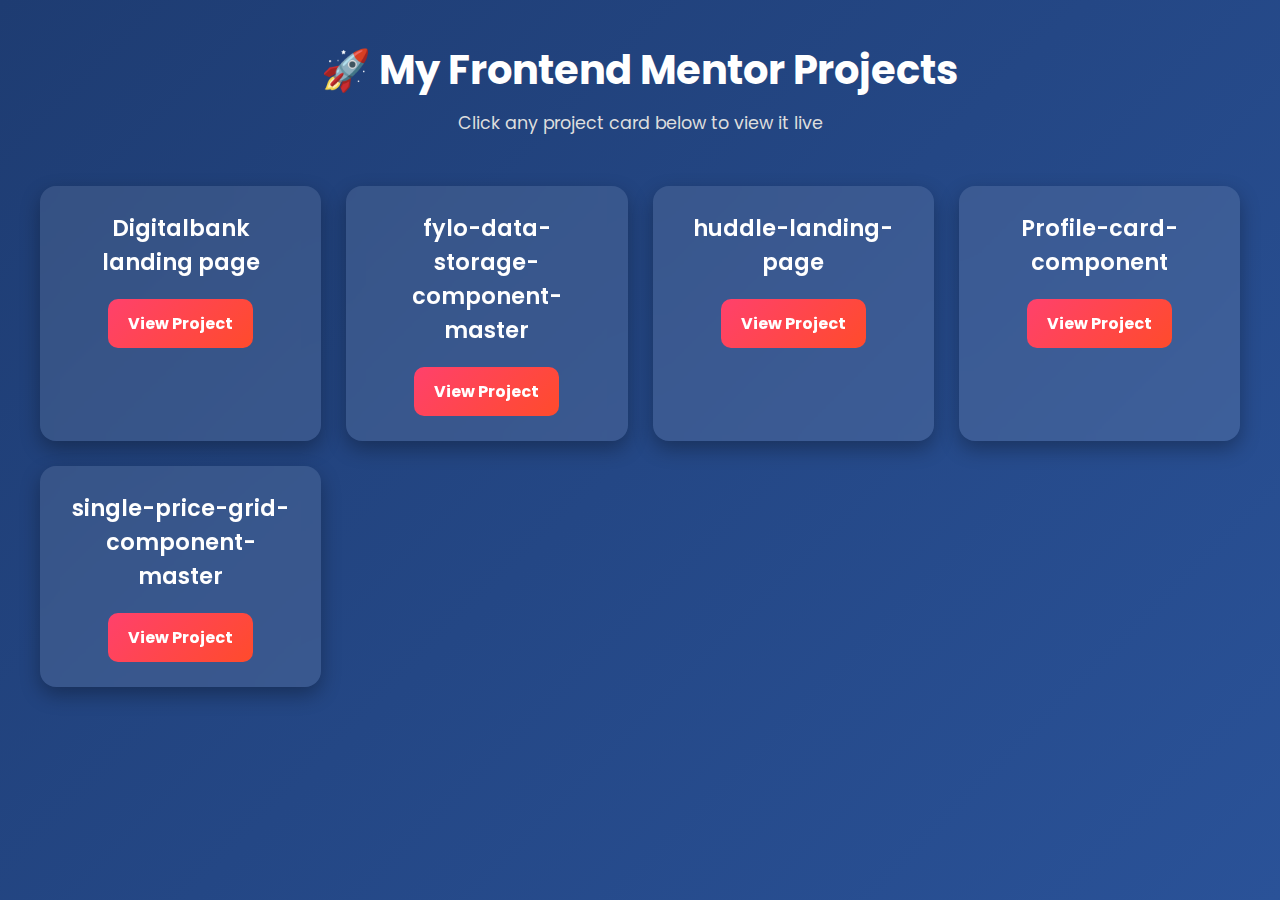
<file: index.html>
<!DOCTYPE html>
<html lang="en">

<head>
  <meta charset="UTF-8">
  <meta name="viewport" content="width=device-width, initial-scale=1.0">
  <title>Frontend Mentor Projects</title>
  <link href="https://fonts.googleapis.com/css2?family=Poppins:wght@400;600;700&display=swap" rel="stylesheet">
  <style>
    * {
      margin: 0;
      padding: 0;
      box-sizing: border-box;
    }

    body {
      font-family: 'Poppins', sans-serif;
      background: linear-gradient(135deg, #1e3c72, #2a5298);
      color: #fff;
      min-height: 100vh;
      padding: 40px 20px;
      display: flex;
      flex-direction: column;
      align-items: center;
    }

    header {
      text-align: center;
      margin-bottom: 50px;
      animation: fadeDown 1s ease-in-out;
    }

    h1 {
      font-size: 2.5rem;
      font-weight: 700;
    }

    p {
      margin-top: 10px;
      font-size: 1.1rem;
      color: #ddd;
    }

    .projects {
      display: grid;
      grid-template-columns: repeat(auto-fit, minmax(280px, 1fr));
      gap: 25px;
      width: 100%;
      max-width: 1200px;
    }

    .card {
      background: rgba(255, 255, 255, 0.1);
      border-radius: 16px;
      padding: 25px;
      text-align: center;
      backdrop-filter: blur(8px);
      box-shadow: 0 8px 20px rgba(0, 0, 0, 0.3);
      transition: transform 0.3s ease, box-shadow 0.3s ease;
      animation: fadeUp 1s ease-in-out;
    }

    .card:hover {
      transform: translateY(-10px) scale(1.03);
      box-shadow: 0 12px 30px rgba(0, 0, 0, 0.5);
    }

    .card h2 {
      font-size: 1.4rem;
      margin-bottom: 20px;
      font-weight: 600;
      color: #fff;
    }

    .card a {
      text-decoration: none;
      background: linear-gradient(135deg, #ff416c, #ff4b2b);
      color: white;
      padding: 12px 20px;
      border-radius: 10px;
      font-weight: bold;
      display: inline-block;
      transition: background 0.3s ease, transform 0.2s ease;
    }

    .card a:hover {
      background: linear-gradient(135deg, #ff4b2b, #ff416c);
      transform: scale(1.05);
    }

    @keyframes fadeDown {
      from {
        opacity: 0;
        transform: translateY(-20px);
      }

      to {
        opacity: 1;
        transform: translateY(0);
      }
    }

    @keyframes fadeUp {
      from {
        opacity: 0;
        transform: translateY(20px);
      }

      to {
        opacity: 1;
        transform: translateY(0);
      }
    }
  </style>
</head>

<body>
  <header>
    <h1>🚀 My Frontend Mentor Projects</h1>
    <p>Click any project card below to view it live</p>
  </header>

  <div class="projects">
    <div class="card">
      <h2>Digitalbank landing page</h2>
      <a href="Digitalbank landing page/index.html" target="_blank">View Project</a>
    </div>
    <div class="card">
      <h2>fylo-data-storage-component-master</h2>
      <a href="fylo-data-storage-component-master/index.html" target="_blank">View Project</a>
    </div>
    <div class="card">
      <h2>huddle-landing-page</h2>
      <a href="huddle-landing-page-with-single-introductory-section-master/index.html" target="_blank">View Project</a>
    </div>
    <div class="card">
      <h2>Profile-card-component</h2>
      <a href="profile-card-component-main/index.html" target="_blank">View Project</a>
    </div>
    <div class="card">
      <h2>single-price-grid-component-master</h2>
      <a href="single-price-grid-component-master/index.html" target="_blank">View Project</a>
    </div>
  </div>
</body>

</html>
</file>
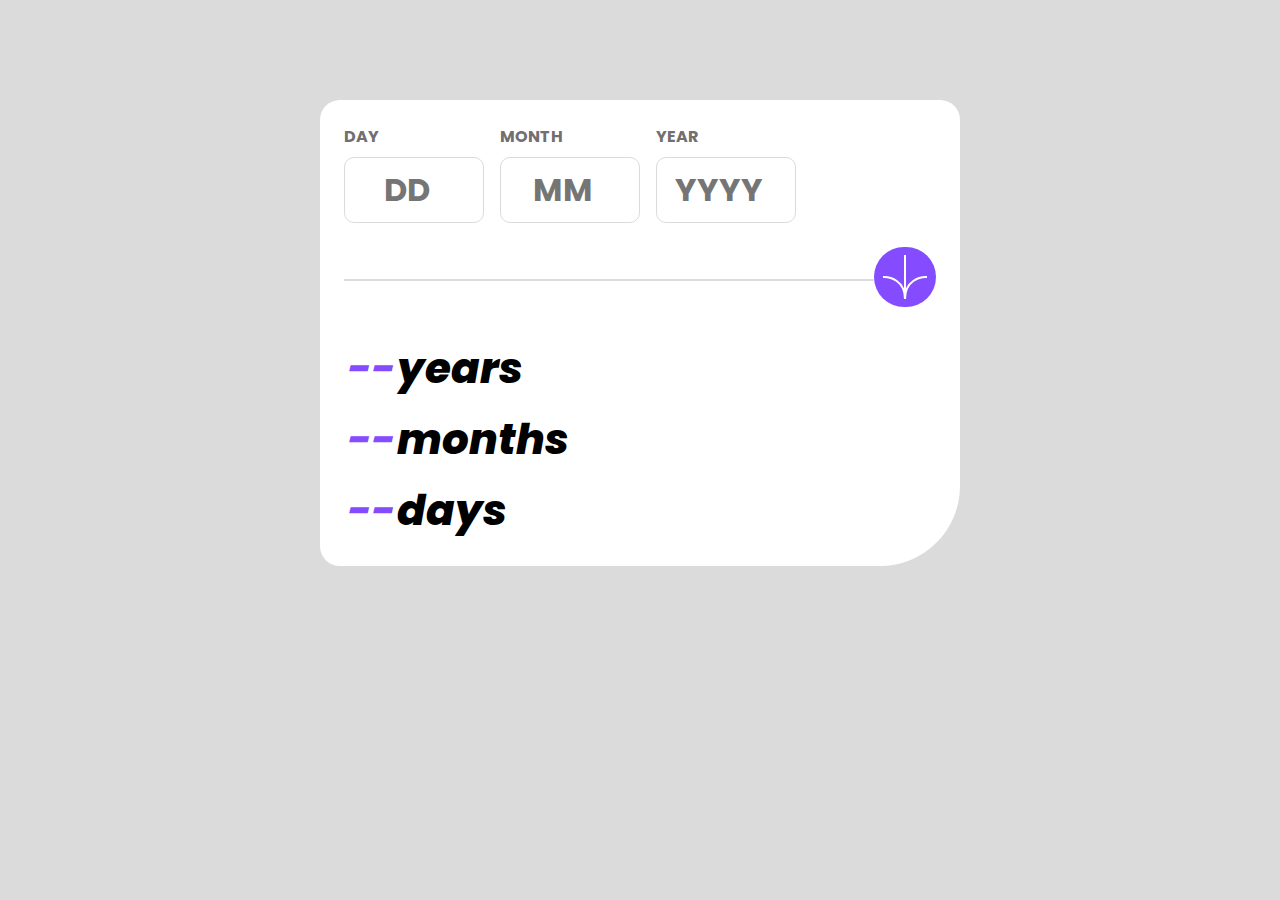
<file: age-calculator-app-main/index.html>
<!DOCTYPE html>
<html lang="en">

<head>
  <meta charset="UTF-8">
  <meta name="viewport" content="width=device-width, initial-scale=1.0">
  <!-- displays site properly based on user's device -->
  <link rel="icon" type="image/png" sizes="32x32" href="./assets/images/favicon-32x32.png">
  <title>Frontend Mentor | Age calculator app</title>
  <link rel="stylesheet" href="./style.css">
</head>

<body>
  <div class="container">
    <div class="calculator">
      <form id="date-form" novalidate>
        <div class="input-group">
          <label for="day">DAY</label>
          <input type="number" id="day" placeholder="DD" required class="day-input">
          <span class="validation hidden">This field is required</span>
        </div>
        <div class="input-group">
          <label for="month">MONTH</label>
          <input type="number" id="month" placeholder="MM" required class="month-input">
          <span class="validation hidden">This field is required</span>
        </div>
        <div class="input-group">
          <label for="year">YEAR</label>
          <input type="number" id="year" placeholder="YYYY" required class="year-input">
          <span class="validation hidden">This field is required</span>
        </div>
    </div>
    <div class="arrow-img">
      <span class="start"></span><button type="submit"><img src="./assets/images/icon-arrow.svg"
          alt="arrow"></button><span class="end"></span>
    </div>
    </form>
    <div class="result">
      <div class="result-item">
        <span class="number">--</span>
        <span class="text">years</span>
      </div>
      <div class="result-item">
        <span class="number">--</span>
        <span class="text">months</span>
      </div>
      <div class="result-item">
        <span class="number">--</span>
        <span class="text">days</span>
      </div>
    </div>
</body>
<script>
  document.addEventListener('DOMContentLoaded', () => {
    // === 1️⃣ Get all the important elements from the DOM ===
    const form = document.getElementById('date-form');
    const dayInput = document.querySelector('.day-input');
    const monthInput = document.querySelector('.month-input');
    const yearInput = document.querySelector('.year-input');
    const spans = document.querySelectorAll('.validation');
    const result = document.querySelector('.result');

    // Labels for error highlighting
    const dayLabel = document.querySelector('label[for="day"]');
    const monthLabel = document.querySelector('label[for="month"]');
    const yearLabel = document.querySelector('label[for="year"]');

    // === 2️⃣ Run this when the user submits the form ===
    form.addEventListener('submit', (e) => {
      e.preventDefault(); // Prevent form from reloading the page

      // === 3️⃣ Get and clean user input ===
      const day = parseInt(dayInput.value.trim());
      const month = parseInt(monthInput.value.trim());
      const year = parseInt(yearInput.value.trim());

      let hasError = false; // flag to track any validation issue

      // === 4️⃣ Reset previous error states ===
      [dayLabel, monthLabel, yearLabel].forEach(label => label.classList.remove('error'));
      [dayInput, monthInput, yearInput].forEach(input => input.classList.remove('error'));
      spans.forEach(span => span.classList.add('hidden')); // hide all validation messages

      // === 5️⃣ Check for empty fields ===
      if (!day) {
        dayLabel.classList.add('error');
        dayInput.classList.add('error');
        spans[0].textContent = "This field is required";
        spans[0].classList.remove('hidden');
        hasError = true;
      }
      if (!month) {
        monthLabel.classList.add('error');
        monthInput.classList.add('error');
        spans[1].textContent = "This field is required";
        spans[1].classList.remove('hidden');
        hasError = true;
      }
      if (!year) {
        yearLabel.classList.add('error');
        yearInput.classList.add('error');
        spans[2].textContent = "This field is required";
        spans[2].classList.remove('hidden');
        hasError = true;
      }

      // === 6️⃣ Check valid number ranges (day 1–31, month 1–12) ===
      if (day < 1 || day > 31) {
        dayLabel.classList.add('error');
        dayInput.classList.add('error');
        spans[0].textContent = "Must be between 1 and 31";
        spans[0].classList.remove('hidden');
        hasError = true;
      }

      if (month < 1 || month > 12) {
        monthLabel.classList.add('error');
        monthInput.classList.add('error');
        spans[1].textContent = "Must be between 1 and 12";
        spans[1].classList.remove('hidden');
        hasError = true;
      }

      // 🚫 If any basic validation failed, stop here (but keep result visible)
      if (hasError) return;

      // === 7️⃣ Validate actual calendar date (e.g. reject 31/04/1991) ===
      const birthDate = new Date(year, month - 1, day);
      if (
        birthDate.getFullYear() !== year ||
        birthDate.getMonth() !== month - 1 ||
        birthDate.getDate() !== day
      ) {
        [dayLabel, monthLabel, yearLabel].forEach(label => label.classList.add('error'));
        [dayInput, monthInput, yearInput].forEach(input => input.classList.add('error'));
        spans.forEach(span => {
          span.textContent = "Must be a valid date";
          span.classList.remove('hidden');
        });
        return;
      }

      // === 8️⃣ Validate that the date is not in the future ===
      const today = new Date();
      if (birthDate > today) {
        [dayLabel, monthLabel, yearLabel].forEach(label => label.classList.add('error'));
        [dayInput, monthInput, yearInput].forEach(input => input.classList.add('error'));
        spans.forEach(span => {
          span.textContent = "Date cannot be in the future";
          span.classList.remove('hidden');
        });
        return;
      }

      // === 9️⃣ Calculate the age (years, months, days) ===
      let years = today.getFullYear() - birthDate.getFullYear();
      let months = today.getMonth() - birthDate.getMonth();
      let days = today.getDate() - birthDate.getDate();

      // Adjust for negative days (e.g. haven't reached birthday this month)
      if (days < 0) {
        months--;
        days += new Date(today.getFullYear(), today.getMonth(), 0).getDate();
      }

      // Adjust for negative months (e.g. birthday not yet reached this year)
      if (months < 0) {
        years--;
        months += 12;
      }

      // === 🔟 Show the result in the UI ===
      result.innerHTML = `
        <div class="result-item">
          <span class="number">${years}</span>
          <span class="text">years</span>
        </div>
        <div class="result-item">
          <span class="number">${months}</span>
          <span class="text">months</span>
        </div>
        <div class="result-item">
          <span class="number">${days}</span>
          <span class="text">days</span>
        </div>
      `;
    });
  });
</script>





</html>
</file>
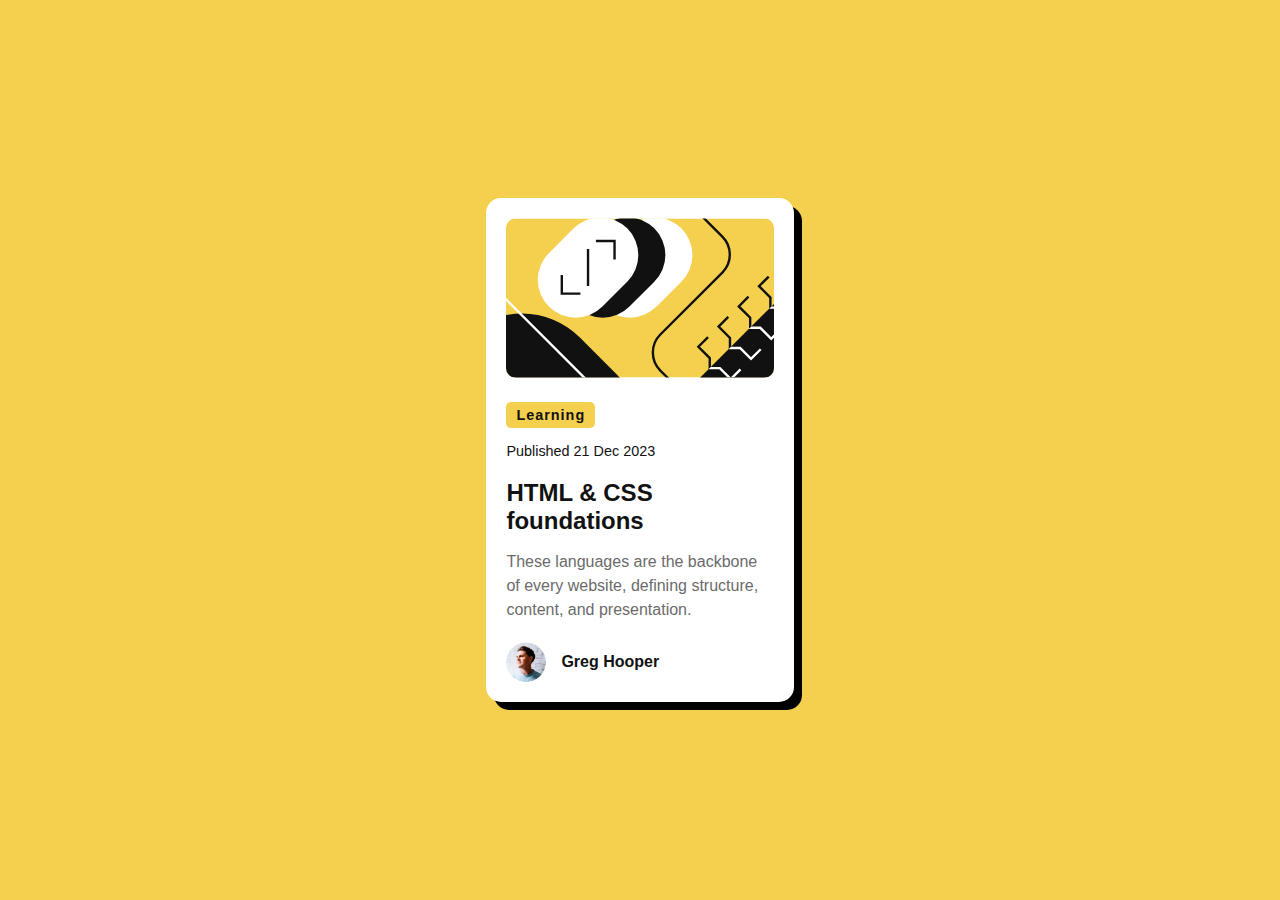
<file: blog-preview-card-main/index.html>
<!DOCTYPE html>
<html lang="en">
<head>
  <meta charset="UTF-8">
  <meta name="viewport" content="width=device-width, initial-scale=1.0"> <!-- displays site properly based on user's device -->
  <link rel="icon" type="image/png" sizes="32x32" href="./assets/images/favicon-32x32.png">
  <title>Frontend Mentor | Blog preview card</title>
  <link rel="stylesheet" href="style.css">
</head>
<body>
  <div class="container">
    <div class="card">
      <div class="card-image">
        <img src="./assets/images/illustration-article.svg" alt="Article Illustration" class="article-img">
      </div>
      <div class="card-title">
        <p class="title">Learning</p>
        <p class="date">Published 21 Dec 2023</p>
      </div>
      <div class="card-content">
        <h1>HTML & CSS foundations</h1>
        <p class="description">These languages are the backbone of every website, defining structure, content, and presentation.</p>
        <div class="author">
          <img src="./assets//images/image-avatar.webp" alt="Michelle Avatar">
          <p class="author-name">Greg Hooper</p>
        </div>
      </div>
    </div>
  </div>
</body>
</html>
</file>
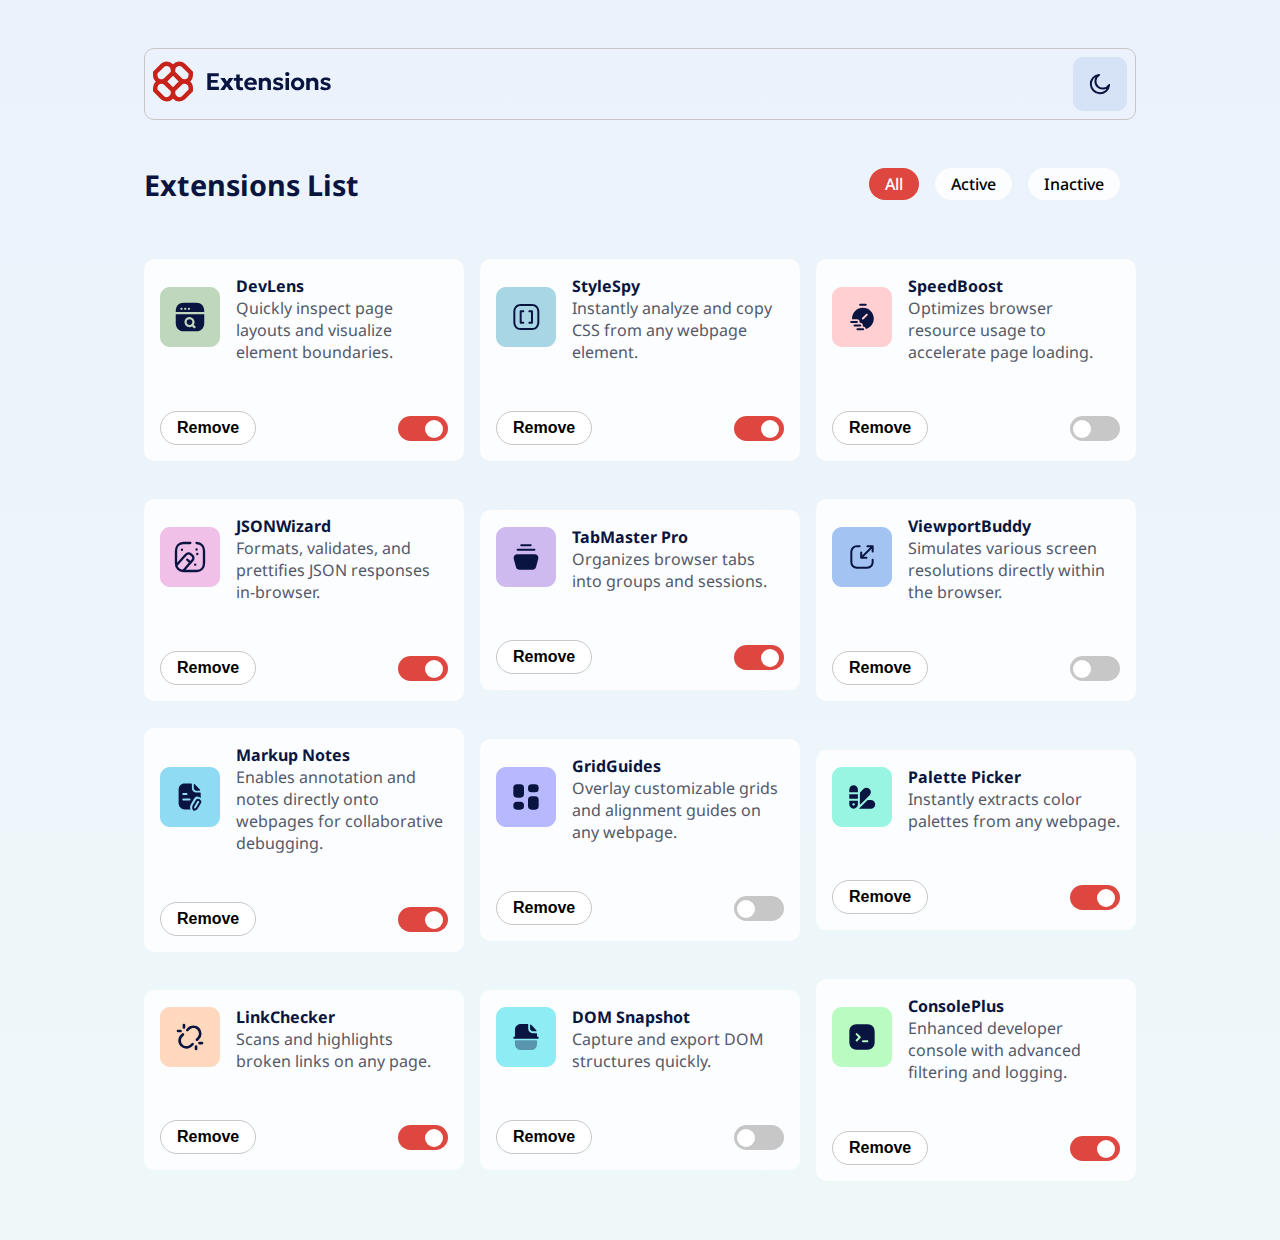
<file: browser-extensions-manager-ui-main/index.html>
<!DOCTYPE html>
<html lang="en">

<head>
  <meta charset="UTF-8">
  <meta name="viewport" content="width=device-width, initial-scale=1.0">
  <link rel="icon" type="image/png" sizes="32x32" href="./assets/images/favicon-32x32.png">
  <title>Frontend Mentor | Browser extensions manager UI</title>
  <link rel="stylesheet" href="style.css">
</head>

<body>
  <header>
    <div id="logo">
      <svg xmlns="http://www.w3.org/2000/svg" width="179" height="41" fill="none" viewBox="0 0 179 41">
        <g clip-path="url(#a)">
          <path fill="#C7231A" fill-rule="evenodd"
            d="M13.715.516c-2.257 0-4.42.896-6.016 2.492L0 10.707v3.524c0 2.49 1.07 4.73 2.774 6.285A8.485 8.485 0 0 0 0 26.802v3.524l7.699 7.698A8.507 8.507 0 0 0 20 37.742a8.508 8.508 0 0 0 12.301.282L40 30.326v-3.524c0-2.49-1.07-4.73-2.774-6.286A8.485 8.485 0 0 0 40 14.231v-3.524l-7.699-7.7A8.508 8.508 0 0 0 20 3.29 8.485 8.485 0 0 0 13.715.516Zm12.044 20a8.528 8.528 0 0 1-.282-.27L20 14.77l-5.477 5.477a8.528 8.528 0 0 1-.282.27c.096.087.19.177.282.269L20 26.262l5.477-5.476c.092-.093.186-.182.282-.27Zm-3.537 9.81v1.682a4.063 4.063 0 0 0 6.936 2.874l6.398-6.397v-1.683a4.063 4.063 0 0 0-6.937-2.874l-6.397 6.398Zm-4.444 0-6.397-6.398a4.063 4.063 0 0 0-6.937 2.873v1.684l6.397 6.397a4.063 4.063 0 0 0 6.937-2.873v-1.683Zm0-21.302v1.683l-6.397 6.397a4.063 4.063 0 0 1-6.937-2.873v-1.683l6.397-6.397a4.063 4.063 0 0 1 6.937 2.873Zm10.841 8.08-6.397-6.397V9.024a4.063 4.063 0 0 1 6.936-2.873l6.398 6.397v1.683a4.063 4.063 0 0 1-6.937 2.873Z"
            clip-rule="evenodd" />
        </g>
        <path fill="#091540"
          d="M54.318 29V12.2h11.484v3.096H57.87v3.6h6.72v2.868h-6.72v4.104h8.028V29h-11.58Zm12.818.024 4.368-6.036-4.14-6.108h4.428l2.148 3.684 2.088-3.684h4.32l-4.02 6.036L80.66 29h-4.488l-2.352-3.696-2.388 3.66-4.296.06Zm20.293.336c-1.296 0-2.32-.364-3.072-1.092-.744-.736-1.116-1.844-1.116-3.324V13.388h3.504v3.492h3.012v2.808h-3.012v4.62c0 .712.148 1.212.444 1.5.296.288.692.432 1.188.432.256 0 .504-.028.744-.084.248-.064.476-.152.684-.264l.492 2.76c-.36.2-.792.368-1.296.504a5.92 5.92 0 0 1-1.572.204Zm-6.648-9.672V16.88h2.808v2.808H80.78Zm17.126 9.672c-1.32 0-2.48-.268-3.48-.804a5.853 5.853 0 0 1-2.34-2.244c-.56-.96-.84-2.084-.84-3.372 0-.936.16-1.796.48-2.58a6.052 6.052 0 0 1 1.368-2.028A6.203 6.203 0 0 1 95.171 17c.8-.32 1.676-.48 2.628-.48 1.048 0 1.976.184 2.784.552a5.43 5.43 0 0 1 2.028 1.548c.536.656.908 1.428 1.116 2.316.216.888.236 1.852.06 2.892h-9.288c0 .56.144 1.048.432 1.464.296.416.708.744 1.236.984.536.232 1.16.348 1.872.348.704 0 1.376-.096 2.016-.288a6.426 6.426 0 0 0 1.812-.876l1.164 2.4c-.384.296-.864.56-1.44.792-.576.224-1.188.396-1.836.516a9.422 9.422 0 0 1-1.848.192Zm-3.204-7.944h5.724c-.024-.712-.276-1.276-.756-1.692-.472-.416-1.124-.624-1.956-.624-.832 0-1.524.208-2.076.624-.544.416-.856.98-.936 1.692ZM105.83 29V16.88h3.504v1.368c.464-.608 1.012-1.048 1.644-1.32a5.072 5.072 0 0 1 2.004-.408c1.128 0 2.056.224 2.784.672.736.44 1.28 1.012 1.632 1.716.36.704.54 1.444.54 2.22V29h-3.504v-6.78c0-.768-.216-1.38-.648-1.836-.424-.456-1.04-.684-1.848-.684-.512 0-.964.116-1.356.348-.392.224-.7.54-.924.948-.216.408-.324.88-.324 1.416V29h-3.504Zm19.29.348c-1.08 0-2.076-.14-2.988-.42-.912-.288-1.692-.68-2.34-1.176l1.14-2.448a8.333 8.333 0 0 0 2.052 1.02c.736.24 1.444.36 2.124.36.672 0 1.188-.1 1.548-.3.368-.208.552-.504.552-.888 0-.344-.164-.596-.492-.756-.32-.168-.944-.348-1.872-.54-1.6-.288-2.768-.74-3.504-1.356-.736-.624-1.104-1.48-1.104-2.568 0-.768.212-1.444.636-2.028.432-.584 1.024-1.036 1.776-1.356.752-.328 1.616-.492 2.592-.492.96 0 1.864.132 2.712.396.856.256 1.588.616 2.196 1.08l-1.104 2.46a5.34 5.34 0 0 0-1.104-.672 6.35 6.35 0 0 0-1.296-.444 5.43 5.43 0 0 0-1.32-.168c-.584 0-1.056.1-1.416.3-.36.192-.54.464-.54.816 0 .352.164.612.492.78.328.168.94.352 1.836.552 1.672.352 2.86.82 3.564 1.404.712.576 1.068 1.388 1.068 2.436 0 .808-.22 1.512-.66 2.112-.432.6-1.04 1.068-1.824 1.404-.776.328-1.684.492-2.724.492Zm7.413-.348V16.88h3.504V29h-3.504Zm1.752-14.04a2.26 2.26 0 0 1-1.512-.54c-.424-.368-.636-.856-.636-1.464 0-.616.212-1.104.636-1.464a2.23 2.23 0 0 1 1.512-.552 2.23 2.23 0 0 1 1.512.552c.424.36.636.848.636 1.464 0 .608-.212 1.096-.636 1.464a2.26 2.26 0 0 1-1.512.54Zm10.362 14.4c-1.304 0-2.46-.292-3.468-.876a6.504 6.504 0 0 1-2.376-2.328 6.28 6.28 0 0 1-.852-3.216c0-.856.164-1.668.492-2.436a6.302 6.302 0 0 1 1.392-2.052c.6-.6 1.308-1.072 2.124-1.416.816-.344 1.712-.516 2.688-.516 1.304 0 2.456.292 3.456.876a6.38 6.38 0 0 1 2.364 2.34c.576.968.864 2.036.864 3.204 0 .848-.164 1.66-.492 2.436a6.439 6.439 0 0 1-1.392 2.064 6.547 6.547 0 0 1-2.112 1.404c-.816.344-1.712.516-2.688.516Zm0-3.036c.616 0 1.168-.136 1.656-.408.488-.28.872-.672 1.152-1.176.28-.512.42-1.112.42-1.8 0-.696-.14-1.296-.42-1.8a2.854 2.854 0 0 0-1.14-1.164c-.488-.28-1.044-.42-1.668-.42-.624 0-1.184.14-1.68.42-.488.272-.872.66-1.152 1.164-.272.504-.408 1.104-.408 1.8s.14 1.296.42 1.8c.28.504.664.896 1.152 1.176.488.272 1.044.408 1.668.408ZM153.235 29V16.88h3.504v1.368c.464-.608 1.012-1.048 1.644-1.32a5.072 5.072 0 0 1 2.004-.408c1.128 0 2.056.224 2.784.672.736.44 1.28 1.012 1.632 1.716.36.704.54 1.444.54 2.22V29h-3.504v-6.78c0-.768-.216-1.38-.648-1.836-.424-.456-1.04-.684-1.848-.684-.512 0-.964.116-1.356.348-.392.224-.7.54-.924.948-.216.408-.324.88-.324 1.416V29h-3.504Zm19.291.348c-1.08 0-2.076-.14-2.988-.42-.912-.288-1.692-.68-2.34-1.176l1.14-2.448a8.333 8.333 0 0 0 2.052 1.02c.736.24 1.444.36 2.124.36.672 0 1.188-.1 1.548-.3.368-.208.552-.504.552-.888 0-.344-.164-.596-.492-.756-.32-.168-.944-.348-1.872-.54-1.6-.288-2.768-.74-3.504-1.356-.736-.624-1.104-1.48-1.104-2.568 0-.768.212-1.444.636-2.028.432-.584 1.024-1.036 1.776-1.356.752-.328 1.616-.492 2.592-.492.96 0 1.864.132 2.712.396.856.256 1.588.616 2.196 1.08l-1.104 2.46a5.34 5.34 0 0 0-1.104-.672 6.35 6.35 0 0 0-1.296-.444 5.43 5.43 0 0 0-1.32-.168c-.584 0-1.056.1-1.416.3-.36.192-.54.464-.54.816 0 .352.164.612.492.78.328.168.94.352 1.836.552 1.672.352 2.86.82 3.564 1.404.712.576 1.068 1.388 1.068 2.436 0 .808-.22 1.512-.66 2.112-.432.6-1.04 1.068-1.824 1.404-.776.328-1.684.492-2.724.492Z" />
        <defs>
          <clipPath id="a">
            <path fill="#fff" d="M0 0h40v41H0z" />
          </clipPath>
        </defs>
      </svg>
    </div>
    <div class="toggle-theme">
      <img src="./assets/images/icon-moon.svg" alt="" id="toggle-img">
    </div>
  </header>
  <main>
    <section class="header">
      <h2>Extensions List</h2>
      <section class="tabs">
        <button class="tab active" id="tab-all">All</button>
        <button class="tab" id="tab-active">Active</button>
        <button class="tab" id="tab-inactive">Inactive</button>
      </section>
    </section>
    <section class="extensions">
      <ul id="extensions-list-container">
      </ul>
    </section>
  </main>
</body>
<script>
  let extensions = [
    { logo: "./assets/images/logo-devlens.svg", name: "DevLens", description: "Quickly inspect page layouts and visualize element boundaries.", isActive: true },
    { logo: "./assets/images/logo-style-spy.svg", name: "StyleSpy", description: "Instantly analyze and copy CSS from any webpage element.", isActive: true },
    { logo: "./assets/images/logo-speed-boost.svg", name: "SpeedBoost", description: "Optimizes browser resource usage to accelerate page loading.", isActive: false },
    { logo: "./assets/images/logo-json-wizard.svg", name: "JSONWizard", description: "Formats, validates, and prettifies JSON responses in-browser.", isActive: true },
    { logo: "./assets/images/logo-tab-master-pro.svg", name: "TabMaster Pro", description: "Organizes browser tabs into groups and sessions.", isActive: true },
    { logo: "./assets/images/logo-viewport-buddy.svg", name: "ViewportBuddy", description: "Simulates various screen resolutions directly within the browser.", isActive: false },
    { logo: "./assets/images/logo-markup-notes.svg", name: "Markup Notes", description: "Enables annotation and notes directly onto webpages for collaborative debugging.", isActive: true },
    { logo: "./assets/images/logo-grid-guides.svg", name: "GridGuides", description: "Overlay customizable grids and alignment guides on any webpage.", isActive: false },
    { logo: "./assets/images/logo-palette-picker.svg", name: "Palette Picker", description: "Instantly extracts color palettes from any webpage.", isActive: true },
    { logo: "./assets/images/logo-link-checker.svg", name: "LinkChecker", description: "Scans and highlights broken links on any page.", isActive: true },
    { logo: "./assets/images/logo-dom-snapshot.svg", name: "DOM Snapshot", description: "Capture and export DOM structures quickly.", isActive: false },
    { logo: "./assets/images/logo-console-plus.svg", name: "ConsolePlus", description: "Enhanced developer console with advanced filtering and logging.", isActive: true }
  ];

  let currentTab = "all";

  function renderExtensions(arr) {
    const container = document.getElementById('extensions-list-container');
    container.innerHTML = arr.map((extension, index) => `
      <li>
        <div class="extension">
          <div class="top">
            <div class="left">
              <img src="${extension.logo}" alt="${extension.name} logo" class="logo">
            </div>
            <div class="right">
              <h4 class="name">${extension.name}</h4>
              <p class="description">${extension.description}</p>
            </div>
          </div>
          <div class="bottom">
            <button class="remove" data-index="${index}">Remove</button>
            <label class="switch">
              <input 
                type="checkbox" 
                class="toggle-extension" 
                data-index="${index}" 
                ${extension.isActive ? "checked" : ""}>
              <span class="slider"></span>
            </label>
          </div>
        </div>
      </li>
    `).join('');
    attachEventListeners();
  }

  // --- Dark mode toggle --- 
  function initDarkModeToggle() {
    const toggle = document.querySelector('.toggle-theme');
    if (!toggle) return;

    toggle.addEventListener('click', () => {
      document.body.classList.toggle('dark-mode');
      const toggleImg = document.getElementById('toggle-img');
      const logo = document.getElementById('logo');

      if (toggleImg.getAttribute('src') === './assets/images/icon-sun.svg') {
        toggleImg.setAttribute('src', './assets/images/icon-moon.svg');
        logo.classList.add('dark-mode');
      } else {
        toggleImg.setAttribute('src', './assets/images/icon-sun.svg');
        logo.classList.remove('dark-mode');
      }
    });
  }
  initDarkModeToggle();

  function attachEventListeners() {
    document.querySelectorAll('.toggle-extension').forEach((checkbox) => {
      checkbox.addEventListener('change', (e) => {
        const index = e.target.dataset.index;
        extensions[index].isActive = e.target.checked;
        renderCurrentTab();
      });
    });

    document.querySelectorAll('.remove').forEach((btn) => {
      btn.addEventListener('click', (e) => {
        const index = e.target.dataset.index;
        extensions.splice(index, 1);
        renderCurrentTab();
      });
    });
  }

  // --- Tabs ---
  function tabs() {
    const tabAll = document.getElementById("tab-all");
    const tabActive = document.getElementById("tab-active");
    const tabInactive = document.getElementById("tab-inactive");

    tabAll.addEventListener("click", () => {
      currentTab = "all";
      tabAll.classList.add("active");
      tabActive.classList.remove("active");
      tabInactive.classList.remove("active");
      renderCurrentTab();
    });

    tabActive.addEventListener("click", () => {
      currentTab = "active";
      tabAll.classList.remove("active");
      tabActive.classList.add("active");
      tabInactive.classList.remove("active");
      renderCurrentTab();
    });

    tabInactive.addEventListener("click", () => {
      currentTab = "inactive";
      tabAll.classList.remove("active");
      tabActive.classList.remove("active");
      tabInactive.classList.add("active");
      renderCurrentTab();
    });
  }

  function renderCurrentTab() {
    if (currentTab === "active") {
      renderExtensions(extensions.filter((ext) => ext.isActive));
    } else if (currentTab === "inactive") {
      renderExtensions(extensions.filter((ext) => !ext.isActive));
    } else {
      renderExtensions(extensions);
    }
  }

  tabs();
  renderExtensions(extensions);
</script>


</html>
</file>
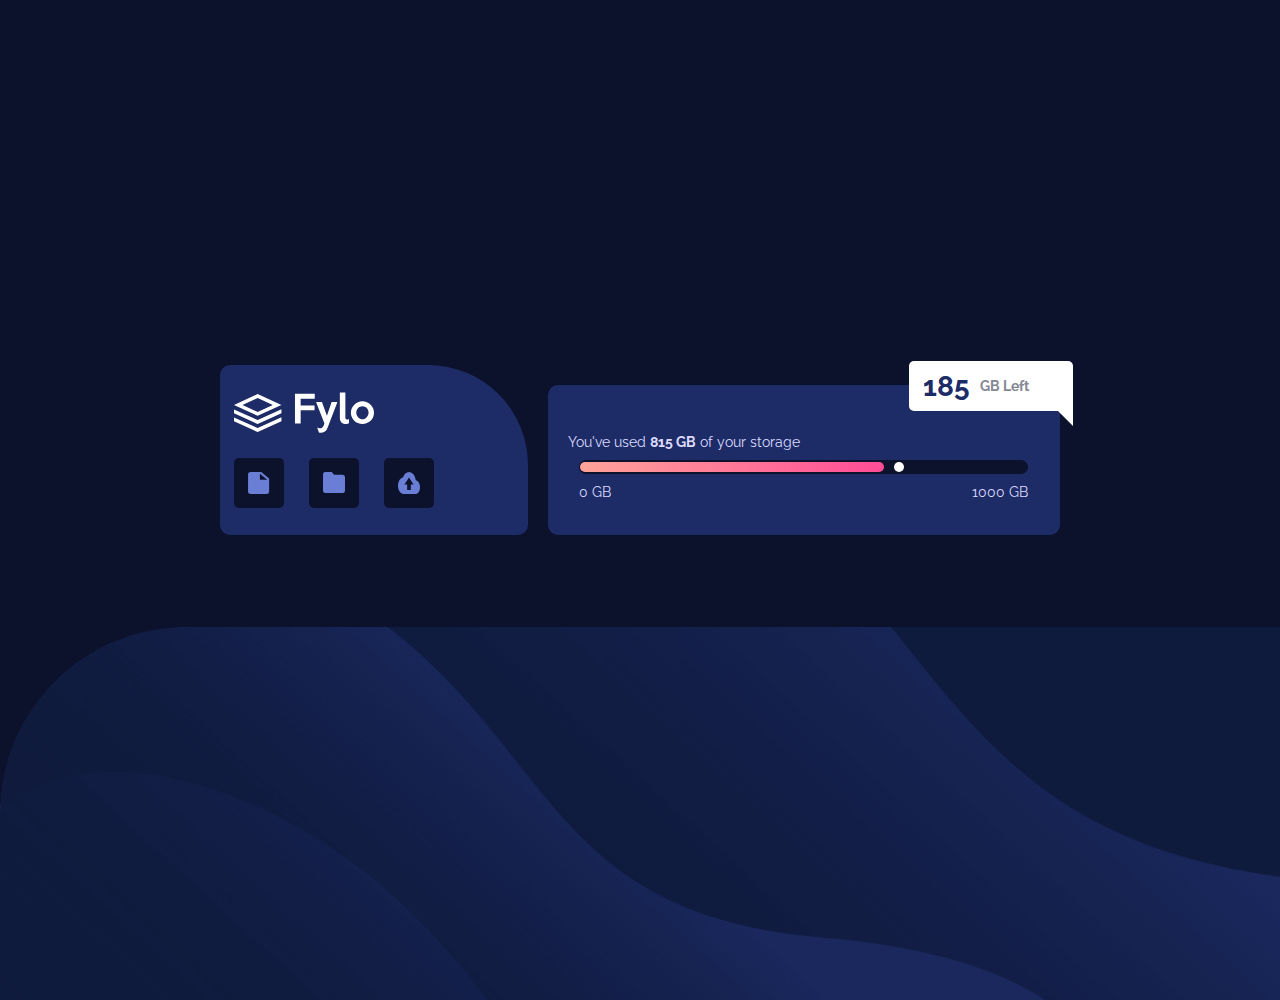
<file: fylo-data-storage-component-master/index.html>
<!DOCTYPE html>
<html lang="en">
<head>
  <meta charset="UTF-8">
  <meta name="viewport" content="width=device-width, initial-scale=1.0">
  <link rel="icon" type="image/png" sizes="32x32" href="./images/favicon-32x32.png">
  <title>Frontend Mentor | Fylo data storage component</title>
  <link rel="stylesheet" href="style.css">
</head>
<body>
  <div class="container">
    <div class="top">
      <img src="./images/logo.svg" alt="logo">
      <div class="icons">
        <img src="./images/icon-document.svg" alt="document">
        <img src="./images/icon-folder.svg" alt="folder">
        <img src="./images/icon-upload.svg" alt="upload">
      </div>
    </div>
    <div class="middle">
      <div class="center">
      <p>You've used <span class="used">815 GB</span> of your storage</p>
      <div class="progress-bar">
        <div class="bar">
        <div class="inner"></div></div>
        <div class="circle"></div>
        <div class="min-max"><span>0 GB</span><span>1000 GB</span></div>
      </div>
      <div class="storage">
        <p><span>185</span> GB Left <span class="indicator"></span></p>
        </div>
    </div>
  </div>
</body>
</html>
</file>
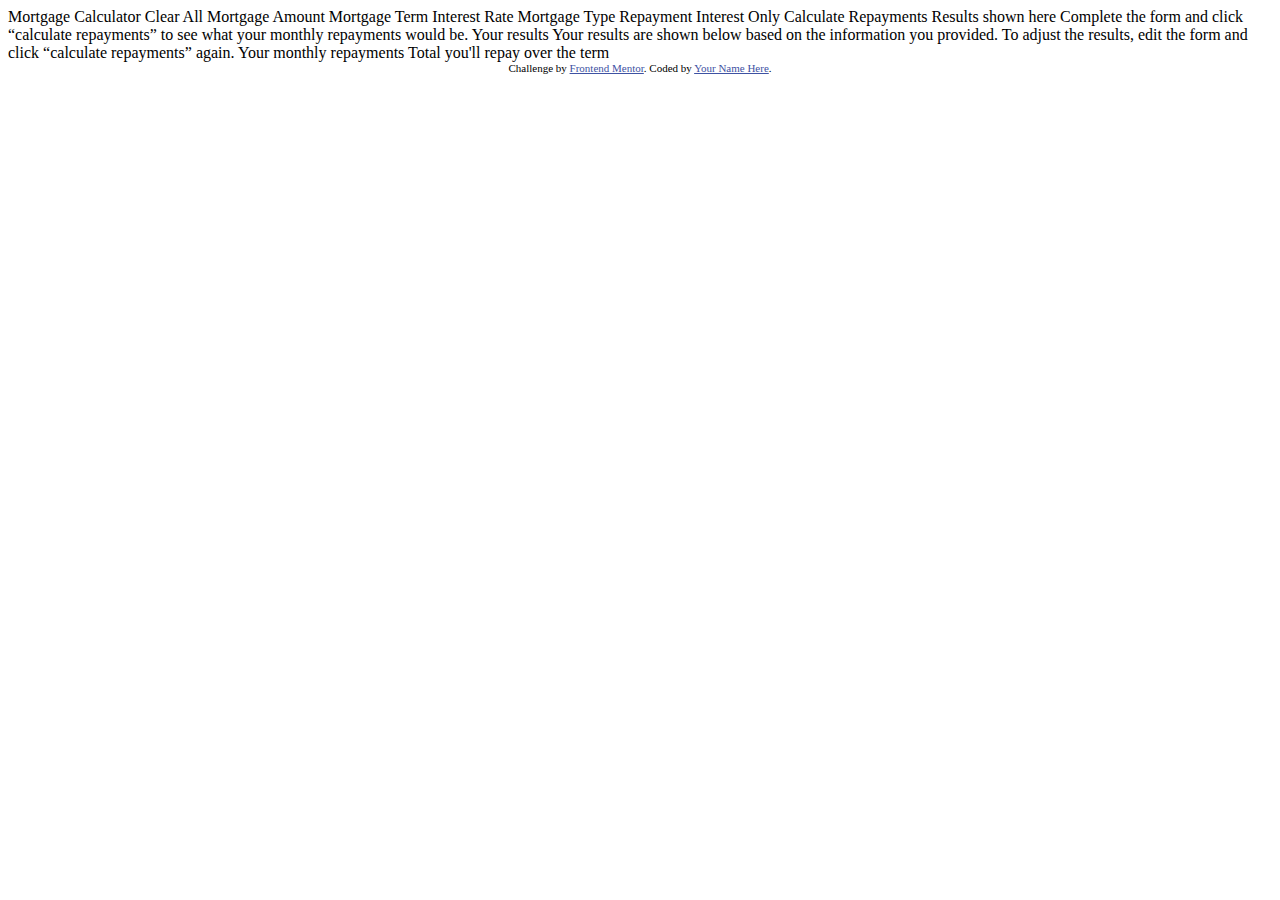
<file: mortgage-repayment-calculator-main/index.html>
<!DOCTYPE html>
<html lang="en">
<head>
  <meta charset="UTF-8">
  <meta name="viewport" content="width=device-width, initial-scale=1.0"> <!-- displays site properly based on user's device -->

  <link rel="icon" type="image/png" sizes="32x32" href="./assets/images/favicon-32x32.png">
  
  <title>Frontend Mentor | Mortgage repayment calculator</title>

  <!-- Feel free to remove these styles or customise in your own stylesheet 👍 -->
  <style>
    .attribution { font-size: 11px; text-align: center; }
    .attribution a { color: hsl(228, 45%, 44%); }
  </style>
</head>
<body>

  Mortgage Calculator
  Clear All

  Mortgage Amount

  Mortgage Term

  Interest Rate

  Mortgage Type
  Repayment
  Interest Only

  Calculate Repayments

  <!-- Empty results start -->

  Results shown here

  Complete the form and click “calculate repayments” to see what 
  your monthly repayments would be.

  <!-- Empty results end -->

  <!-- Completed results start -->

  Your results

  Your results are shown below based on the information you provided. 
  To adjust the results, edit the form and click “calculate repayments” again.

  Your monthly repayments

  Total you'll repay over the term

  <!-- Completed results end -->
  
  <div class="attribution">
    Challenge by <a href="https://www.frontendmentor.io?ref=challenge">Frontend Mentor</a>. 
    Coded by <a href="#">Your Name Here</a>.
  </div>
</body>
</html>
</file>
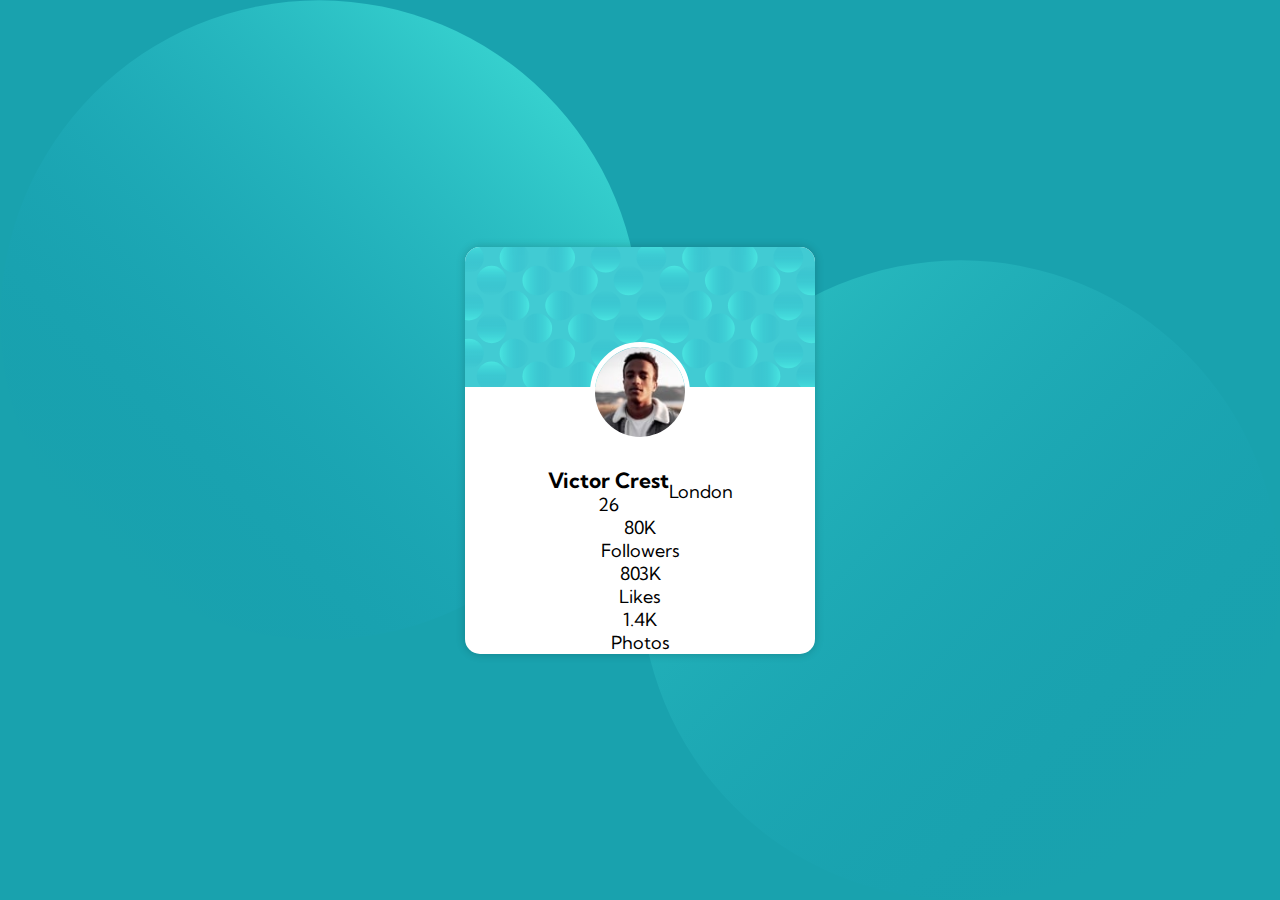
<file: profile-card-component-main/index.html>
<!DOCTYPE html>
<html lang="en">
<head>
  <meta charset="UTF-8">
  <meta name="viewport" content="width=device-width, initial-scale=1.0"> <!-- displays site properly based on user's device -->
  <link rel="icon" type="image/png" sizes="32x32" href="./images/favicon-32x32.png">
  <title>Frontend Mentor | Profile card component</title>
  <link rel="stylesheet" href="style.css">
</head>
<body>
  <div class="card">
    <div class="top">
      <img src="./images/bg-pattern-card.svg" alt="bg">
    </div>
    <div class="bottom">
      <img src="./images/image-victor.jpg" alt="victor">
      <div class="profile-info">
        <span>
        <h3>Victor Crest</h3>
        <p>26</p>
        </span>
        <p class="london">London</p>
      </div>
      <div class="stats">
        <div class="stat">
          <p>80K</p>
          <p>Followers</p>
        </div>
        <div class="stat">
          <p>803K</p>
          <p>Likes</p>
        </div>
        <div class="stat">
          <p>1.4K</p>
          <p>Photos</p>
        </div>
      </div>
    </div>
  </div>
</body>
</html>
</file>
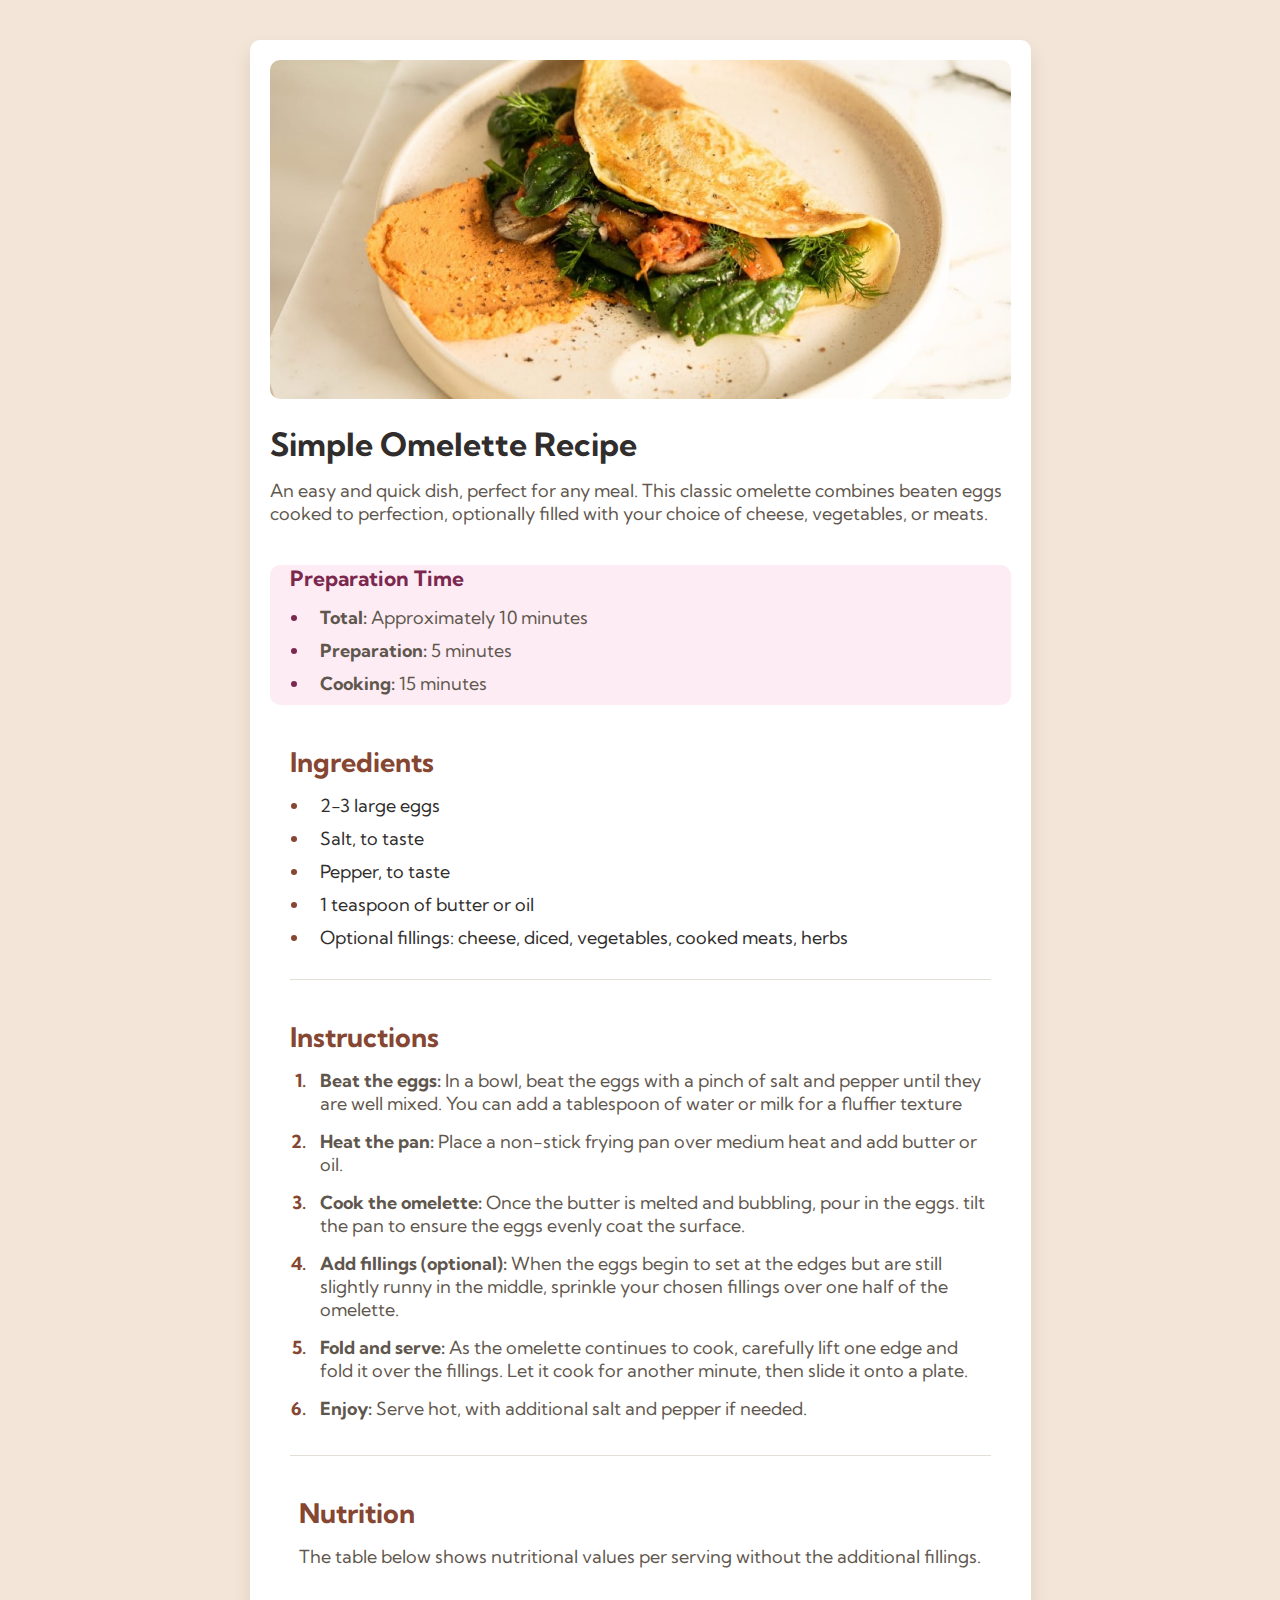
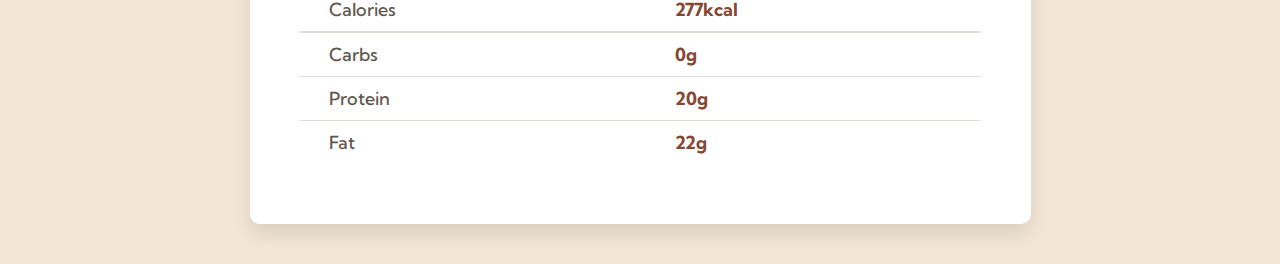
<file: recipe-page-main/index.html>
<!DOCTYPE html>
<html lang="en">

<head>
  <meta charset="UTF-8">
  <meta name="viewport" content="width=device-width, initial-scale=1.0">
  <!-- displays site properly based on user's device -->
  <link rel="icon" type="image/png" sizes="32x32" href="./assets/images/favicon-32x32.png">
  <title>Frontend Mentor | Recipe page</title>
  <link rel="stylesheet" href="./style.css">
</head>

<body>
  <div class="container">
    <div class="img">
      <img src="./assets/images/image-omelette.jpeg" alt="omelette" class="recipe-image">
    </div>
    <div class="recipe-content">
      <h2 class="recipe-title">Simple Omelette Recipe</h2>
      <p class="recipe-description">An easy and quick dish, perfect for any meal. This classic omelette combines beaten
        eggs cooked to perfection, optionally filled with your choice of cheese, vegetables, or meats.</p>
    </div>
    <div class="preparation-time">
      <h3>Preparation Time</h3>
      <ul>
        <li><span>Total:</span> Approximately 10 minutes</li>
        <li><span>Preparation:</span> 5 minutes</li>
        <li><span>Cooking:</span> 15 minutes</li>
      </ul>
    </div>
    <div class="ingredients">
      <h2>Ingredients</h2>
      <ul>
        <li>2-3 large eggs</li>
        <li>Salt, to taste</li>
        <li>Pepper, to taste</li>
        <li>1 teaspoon of butter or oil</li>
        <li>Optional fillings: cheese, diced, vegetables, cooked meats, herbs</li>
      </ul>
    </div>
    <div class="instructions">
      <h2>Instructions</h2>
      <ol>
        <li><span>Beat the eggs:</span> In a bowl, beat the eggs with a pinch of salt and pepper until they are well
          mixed. You can add a tablespoon of water or milk for a fluffier texture</li>
        <li><span>Heat the pan:</span> Place a non-stick frying pan over medium heat and add butter or oil.</li>
        <li><span>Cook the omelette:</span> Once the butter is melted and bubbling, pour in the eggs. tilt the pan to
          ensure the eggs evenly coat the surface.</li>
        <li><span>Add fillings (optional):</span> When the eggs begin to set at the edges but are still slightly runny
          in the middle, sprinkle your chosen fillings over one half of the omelette.</li>
        <li><span>Fold and serve:</span> As the omelette continues to cook, carefully lift one edge and fold it over the
          fillings. Let it cook for another minute, then slide it onto a plate.</li>
        <li><span>Enjoy:</span> Serve hot, with additional salt and pepper if needed.</li>
      </ol>
    </div>
    <div class="nutrition">
      <h2>Nutrition</h2>
      <p>The table below shows nutritional values per serving without the additional fillings.</p>
      <table>
        <thead>
          <tr>
            <th class="type">Calories</th>
            <th>277kcal</th>
          </tr>
        </thead>
        <tbody>
          <tr>
            <td class="type">Carbs</td>
            <td>0g</td>
          </tr>
          <tr>
            <td class="type">Protein</td>
            <td>20g</td>
          </tr>
          <tr>
            <td class="type">Fat</td>
            <td>22g</td>
          </tr>
        </tbody>
      </table>
    </div>
  </div>
</body>

</html>
</file>
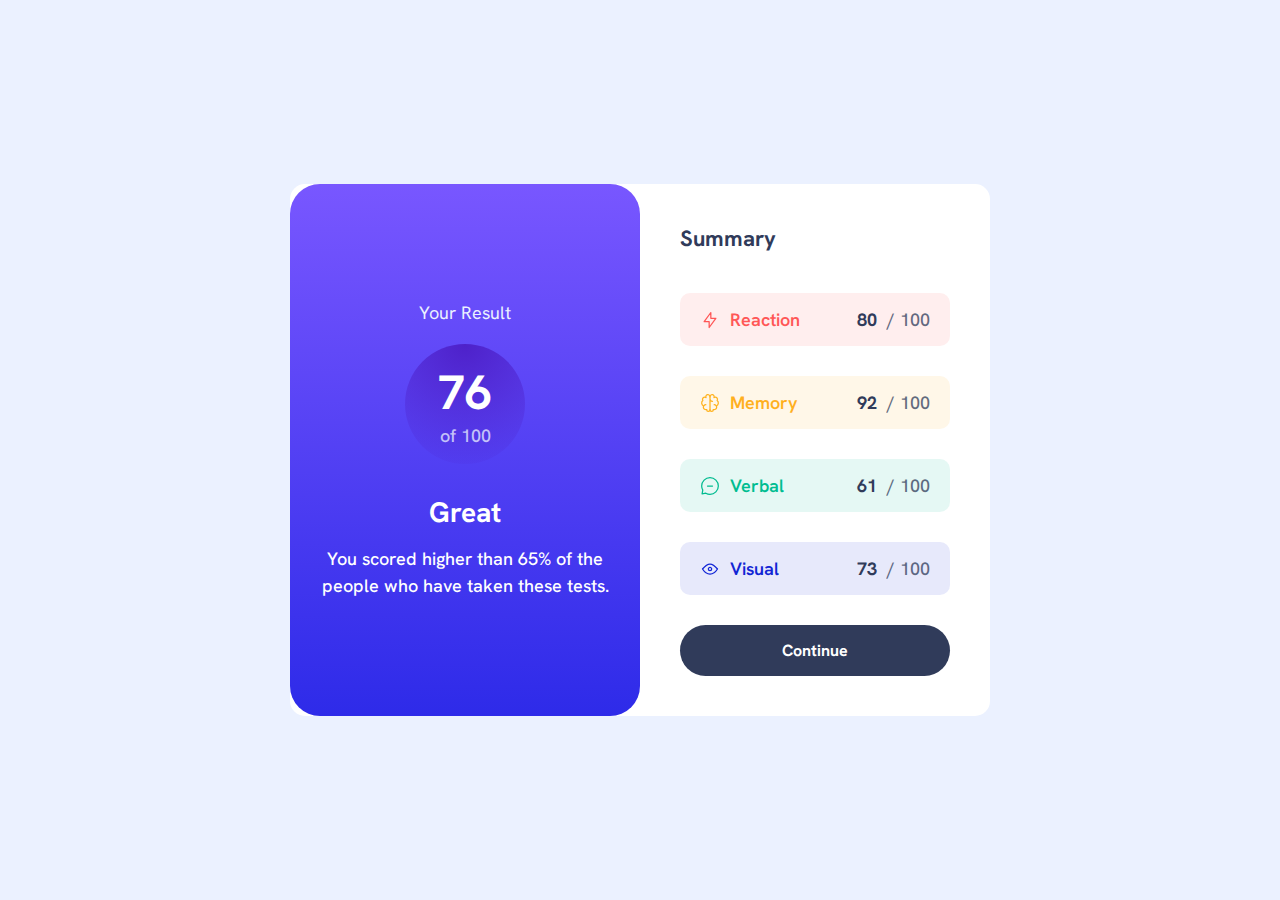
<file: results-summary-component-main/index.html>
<!DOCTYPE html>
<html lang="en">

<head>
  <meta charset="UTF-8">
  <meta name="viewport" content="width=device-width, initial-scale=1.0">
  <!-- displays site properly based on user's device -->
  <link rel="icon" type="image/png" sizes="32x32" href="./assets/images/favicon-32x32.png">
  <title>Frontend Mentor | Results summary component</title>
  <link rel="stylesheet" href="./style.css">
</head>

<body>
  <div class="container">
    <div class="top">
      <div class="your-result">Your Result</div>
      <div class="score">
        <div class="number">76</div>
        <div class="of">of 100</div>
      </div>
      <div class="great">Great</div>
      <div class="info">You scored higher than 65% of the people who have taken these tests.</div>
    </div>
    <div class="bottom">
      <h1>Summary</h1>
      <div class="item reaction">
        <div class="category"><img src="./assets/images/icon-reaction.svg" alt="">Reaction</div>
        <div class="score"><span>80</span> <span class="over">/ 100</span></div>
      </div>
      <div class="item memory">
        <div class="category"><img src="./assets/images/icon-memory.svg" alt="">Memory</div>
        <div class="score"><span>92</span> <span class="over">/ 100</span></div>
      </div>
      <div class="item verbal">
        <div class="category"><img src="./assets/images/icon-verbal.svg" alt="">Verbal</div>
        <div class="score"><span>61</span> <span class="over">/ 100</span></div>
      </div>
      <div class="item visual">
        <div class="category"><img src="./assets/images/icon-visual.svg" alt="">Visual</div>
        <div class="score"><span>73</span> <span class="over">/ 100</span></div>
      </div>
      <button class="continue">Continue</button>
    </div>
  </div>

</body>

</html>
</file>
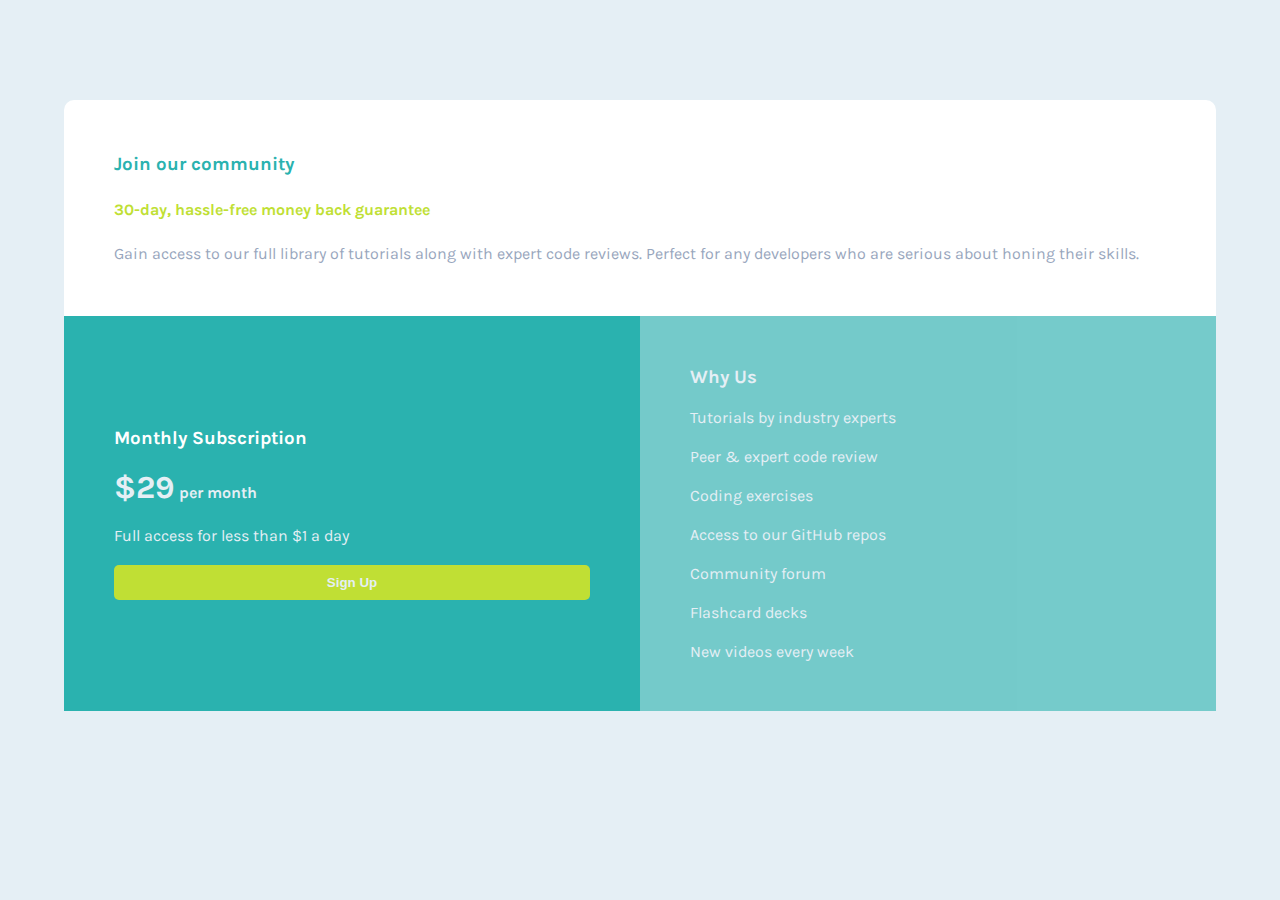
<file: single-price-grid-component-master/index.html>
<!DOCTYPE html>
<html lang="en">
<head>
  <meta charset="UTF-8">
  <meta name="viewport" content="width=device-width, initial-scale=1.0"> <!-- displays site properly based on user's device -->
  <link rel="icon" type="image/png" sizes="32x32" href="./images/favicon-32x32.png">
  <title>Frontend Mentor | Single Price Grid Component</title>
  <link rel="stylesheet" href="style.css" />
</head>
<body>
  <main>
    <div class="top">
      <h3>Join our community</h3>
      <p class="green">30-day, hassle-free money back guarantee</p>
      <p>Gain access to our full library of tutorials along with expert code reviews. Perfect for any developers who are serious about honing their skills.</p>
    </div>
    <div class="center">
    <div class="middle">
      <h3>Monthly Subscription</h3>
      <p><span class="price">&dollar;29</span> <span>per month</span></p>
      <p>Full access for less than &dollar;1 a day</p>
      <button>Sign Up</button>
    </div>
    <div class="bottom">
      <h3>Why Us</h3>
      <p>Tutorials by industry experts</p>
      <p>Peer &amp; expert code review</p>
      <p>Coding exercises</p>
      <p>Access to our GitHub repos</p>
      <p>Community forum</p>
      <p>Flashcard decks</p>
      <p>New videos every week</p>
    </div>
    </div>
  </main>
</body>
</html>
</file>
<file: age-calculator-app-main/style.css>
@font-face {
  font-family: 'Poppins';
  src: url('./assets/fonts/Poppins-Italic.ttf') format('woff2');
  font-weight: 400;
  font-style: normal;
}
@font-face {
  font-family: 'Poppins';
  src: url('./assets/fonts/Poppins-Bold.ttf') format('woff2');
  font-weight: 700;
  font-style: normal;
}
@font-face {
  font-family: 'Poppins';
  src: url('./assets/fonts/Poppins-ExtraBoldItalic.ttf') format('woff2');
  font-weight: 800;
  font-style: normal;
}

:root {
  --Purple-500: hsl(259, 100%, 65%);
  --Red-400: hsl(0, 100%, 67%);
  --White: hsl(0, 100%, 100%);
  --Grey-100: hsl(0, 0%, 94%);
  --Grey-200: hsl(0, 0%, 86%);
  --Grey-500: hsl(0, 1%, 44%);
  --Black: hsl(0, 0%, 0%);
}

* {
  margin: 0;
  padding: 0;
  box-sizing: border-box;
  font-family: 'Poppins', sans-serif;
}

body {
  background-color: var(--Grey-200);
  font-size: 16px;
}
.container {
  background-color: var(--White);
  padding: 1.5rem;
  border-radius: 20px 20px 80px 20px;
  display: flex;
  flex-direction: column;
  gap: 1.5rem;
  width: 100%;
  margin: 100px auto;
}
.calculator {
  display: flex;
  flex-direction: row;
  justify-content: space-between;
  align-items: center;
  width: 100%;
  gap: 1rem;
}
.calculator form {
  display: flex;
  flex-direction: row;
  gap: 1rem;
  width: 100%;
}
.input-group {
  display: flex;
  flex-direction: column;
  gap: 0.5rem;
  width: 100%;
}
.input-group label {
  color: var(--Grey-500);
  font-weight: 700;
  font-size: 16px;
}
.input-group input {
  width: 100%;
  padding: 0.5rem;
  border-radius: 10px;
  border: 1px solid var(--Grey-200);
  text-align: center;
  font-size: 32px;
  font-weight: 700;
  color: var(--Black);
}

.input-group span {
  color: var(--Red-400);
  width: 90%;
  font-size: 12px;
  text-align: left;
}
.hidden {
  display: none !important;
  visibility: hidden !important;
  opacity: 0 !important;
}

label.error {
  color: var(--Red-400) !important;
  font-weight: bold;
}
input.error {
  border: 1px solid var(--Red-400) !important;
}

.arrow-img {
  display: flex;
  flex-direction: row;
  align-items: center;
  gap: 0.5rem;
  width: 100%;
}
.arrow-img button {
  background-color: transparent;
  border: none;
  cursor: pointer;
}
.start {
  background-color: var(--Grey-200);
  height: 2px;
  width: 50%;
}
.arrow-img img {
  background-color: var(--Purple-500);
  padding: 0.5rem;
  border-radius: 50px;
  cursor: pointer;
  border: none;
}
.end {
  background-color: var(--Grey-200);
  height: 2px;
  width: 50%;
}

.result {
  display: flex;
  flex-direction: column;
  align-items: start;
  justify-content: center;
  gap: 0.5rem;
  width: 100%;
}
.number {
  color: var(--Purple-500);
  font-weight: 700;
  font-size: 42px;
  font-style: italic;
}
.text {
  color: var(--Black);
  font-weight: 800;
  font-size: 42px;
  font-style: italic;
}

@media screen and (min-width: 1024px) {
  .container {
    width: 50%;
  }
  .calculator {
    width: 70%;
  }
  .calculator input {
    width: 140px;
  }
  .arrow-img {
    gap: 0;
  }
  .arrow-img button {
    order: 2;
  }
}
</file>
<file: blog-preview-card-main/style.css>
@font-face {
  font-family: 'figtree';
  font-weight: 400 500;
  src: url('./assets/fonts/Figtree-VariableFont_wght.ttf');
}

@font-face {
  font-family: 'figtree';
  font-weight: 600 700;
  src: url('./assets/fonts/Figtree-Italic-VariableFont_wght.ttf');
}

:root {
  --Yellow: hsl(47, 88%, 63%);
  --White: hsl(0, 0%, 100%);
  --Gray-500: hsl(0, 0%, 42%);
  --Gray-950: hsl(0, 0%, 7%);
}
* {
  box-sizing: border-box;
  margin: 0;
  padding: 0;
}
body {
  background-color: var(--Yellow);
  height: 100vh;
  display: flex;
  justify-content: center;
  align-items: center;
  font-family: '', sans-serif;
}
.container {
  background-color: var(--White);
  border-radius: 15px;
  box-shadow: 8px 8px 0 black;;
  display: flex;
  flex-direction: column;
  width: 90%;
}

.card {
  padding: 20px;
}
.card .article-img {
  width: 100%;
  border-radius: 10px;
  margin-bottom: 20px;
}

.card h1 {
  font-weight: 700;
  font-size: 1.8rem;
  color: var(--Gray-950);
  margin-bottom: 15px;
}

.card-title .title {
  background-color: var(--Yellow);
  color: var(--Gray-950);
  font-weight: 500;
  font-size: 0.9rem;
  padding: 5px 10px;
  border-radius: 5px;
  font-weight: 700;
  letter-spacing: 1px;
  margin-bottom: 15px;
  display: inline-block;
}
.card-title .date {
  color: var(--Gray-950);
  font-size: 0.9rem;
  font-weight: 500;
  margin-bottom: 20px;
  display: block;
}

.card-content h1 {
  font-size: 1.5rem;
  font-weight: 700;
  margin-bottom: 15px;
  color: var(--Gray-950);
}
.card-content h1:hover {
  color: var(--Yellow);
  cursor: pointer;
  transition: all 0.3s ease-in-out;
}
.card-content .description {
  font-size: 1rem;
  color: var(--Gray-500);
  line-height: 1.5;
  margin-bottom: 20px;
  font-weight: 500;
}

.author {
  display: flex;
  flex-direction: row;
  align-items: center;
  justify-content: start;
}
.author img {
  width: 40px;
  height: 40px;
  border-radius: 50%;
  margin-right: 15px;
}
.author .author-name {
  font-size: 1rem;
  font-weight: 700;
  color: var(--Gray-950);
}

@media screen and (min-width: 1024px){
  .container{
    width: 24%;
  }
}
</file>
<file: browser-extensions-manager-ui-main/style.css>
:root {
  --Neutral-900: hsl(227, 75%, 14%);
  --Neutral-800: hsl(226, 25%, 17%);
  --Neutral-700: hsl(225, 23%, 24%);
  --Neutral-600: hsl(226, 11%, 37%);
  --Neutral-300: hsl(0, 0%, 78%);
  --Neutral-200: hsl(217, 61%, 90%);
  --Neutral-100: hsl(0, 0%, 93%);
  --Neutral-0: hsl(200, 60%, 99%);
  --Red-400: hsl(3, 86%, 64%);
  --Red-500: hsl(3, 71%, 56%);
  --Red-700: hsl(3, 77%, 44%);
  --Light-Gradient: linear-gradient(180deg, #ebf2fc 0%, #eef8f9 100%);
  --Dark-Gradient: linear-gradient(180deg, #040918 0%, #091540 100%);
}
@font-face {
  src: url('./assets/fonts/NotoSans-VariableFont_wdth,wght.ttf');
  font-family: 'Noto Sans';
}
* {
  padding: 0;
  margin: 0;
  box-sizing: border-box;
}
body {
  font-family: 'Noto Sans', sans-serif;
  background: linear-gradient(180deg, #ebf2fc 0%, #eef8f9 100%);
  padding: 1.5rem;
}
body p {
  color: var(--Neutral-600);
  font-size: 16px;
}
body h1,
h2,
h3,
h4{
  font-weight: 700;
  color: var(--Neutral-900);
}

/* dark mode */

body.dark-mode {
  background: linear-gradient(180deg, #040918 0%, #091540 100%);
}
body.dark-mode #logo svg path[fill='#091540'] {
  fill: #fff;
}
body.dark-mode .toggle-theme {
  background-color: var(--Neutral-700);
}
body.dark-mode .toggle-theme:hover{
  background-color: var(--Neutral-600);
}
body.dark-mode header {
  background-color: var(--Neutral-800);
  border: none;
}
body.dark-mode main .header h2 {
  color: #fff;
}
body.dark-mode main .header .tabs button {
  background-color: var(--Neutral-700);
  color: white;
  border: 1px solid grey;
}
body.dark-mode main .header .tabs button:hover{
  background-color: var(--Neutral-600);
}
body.dark-mode main .extensions #extensions-list-container .extension {
  background-color: var(--Neutral-800);
}
body.dark-mode main .extensions #extensions-list-container .extension p {
  color: var(--Neutral-300);
}
body.dark-mode main .extensions #extensions-list-container .extension h4 {
  color: white;
}
body.dark-mode main .extensions #extensions-list-container .extension .bottom .remove {
  background-color: var(--Neutral-700);
  color: white;
}
body.dark-mode main .extensions #extensions-list-container .extension .bottom .remove:hover{
  background-color: var(--Red-500);
}
body.dark-mode .slider {
  background-color: var(--Neutral-600);
}
/* hovers */
header .toggle-theme:hover {
  background-color: var(--Neutral-300);
}
main .header .tabs button:hover {
  background-color: var(--Neutral-100);
  color: var(--Neutral-600);
}
main .extensions #extensions-list-container .extension .bottom .remove:hover {
  background-color: var(--Red-500);
  color: var(--Neutral-0);
}

/* header section */
header {
  display: flex;
  flex-direction: row;
  justify-content: space-between;
  align-items: center;
  padding: 0.5rem;
  border: 1px solid var(--Neutral-300);
  border-radius: 10px;
}
header .toggle-theme {
  display: flex;
  flex-direction: row;
  justify-content: space-between;
  align-items: center;
  gap: 1rem;
  background-color: var(--Neutral-200);
  padding: 1rem;
  border-radius: 10px;
  cursor: pointer;
  border: none;
}

/* main section */
main {
  display: flex;
  flex-direction: column;
  justify-content: center;
  align-items: center;
  gap: 2rem;
  margin-top: 2rem;
  width: 100%;
}
main .header {
  display: flex;
  flex-direction: column;
  justify-content: space-between;
  align-items: center;
  width: 100%;
}
main .header h2 {
  font-weight: 700;
  font-size: 1.8rem;
}
main .header .tabs {
  display: flex;
  flex-direction: row;
  justify-content: space-between;
  align-items: center;
  gap: 1rem;
  padding: 1rem;
  border-radius: 10px;
}
main .header .tabs .tab {
  background-color: var(--Neutral-0);
  padding: 1rem;
  border-radius: 50px;
  height: 30px;
  cursor: pointer;
  border: none;
  display: flex;
  align-items: center;
  justify-content: center;
  font-weight: 500;
  font-size: 1rem;
  font-family: 'Noto Sans', sans-serif;
}
main .extensions ul {
  list-style: none;
  width: 100%;
}
main .extensions ul li {
  width: 100%;
}
main .extensions #extensions-list-container {
  display: flex;
  flex-direction: column;
  justify-content: center;
  align-items: center;
  gap: 1rem;
  background-color: ;
}
main .extensions #extensions-list-container .extension {
  display: flex;
  flex-direction: column;
  justify-content: space-between;
  align-items: center;
  gap: 1rem;
  background-color: var(--Neutral-0);
  border-radius: 10px;
}
main .extension .top {
  display: flex;
  flex-direction: row;
  justify-content: space-between;
  align-items: center;
  gap: 1rem;
  padding: 1rem;
  border-radius: 10px;
}
main .extension .bottom {
  display: flex;
  flex-direction: row;
  justify-content: space-between;
  align-items: center;
  width: 100%;
  gap: 1rem;
  padding: 1rem;
  border-radius: 10px;
}
main .extension .bottom .remove {
  background-color: white;
  color: black;
  padding: 1rem;
  border-radius: 50px;
  border: 1px solid var(--Neutral-300);
  font-size: 1rem;
  font-weight: 600;
  cursor: pointer;
  height: 25px;
  display: flex;
  align-items: center;
  justify-content: center;
}

/* container */
.switch {
  position: relative;
  display: inline-block;
  width: 50px;
  height: 25px;
}

/* hide default checkbox */
.switch input {
  opacity: 0;
  width: 0;
  height: 0;
}

/* slider */
.slider {
  position: absolute;
  cursor: pointer;
  top: 0;
  left: 0;
  right: 0;
  bottom: 0;
  background-color: var(--Neutral-300);
  border-radius: 25px;
  transition: background-color 0.3s ease;
}

/* circle */
.slider:before {
  position: absolute;
  content: '';
  height: 18px;
  width: 18px;
  left: 3px;
  bottom: 3px;
  background-color: white;
  border-radius: 50%;
  transition: transform 0.3s ease; 
}

/* checked (active) */
input:checked + .slider {
  background-color: var(--Red-500);
}

input:checked + .slider:before {
  transform: translateX(24px);
}

.tab.active {
  background-color: var(--Red-500) !important;
  color: white;
}

/* media queries */

@media screen and (min-width: 1024px) {
  body {
    padding: 3rem 9rem;
  }
  main .header {
    display: flex;
    flex-direction: row;
    justify-content: space-between;
    align-items: center;
    width: 100%;
  }
  main .extensions #extensions-list-container {
    display: grid;
    grid-template: repeat(4, 1fr) / repeat(3, 1fr);
  }
}
</file>
<file: fylo-data-storage-component-master/style.css>
@import url('https://fonts.googleapis.com/css2?family=Public+Sans:ital,wght@0,100..900;1,100..900&family=Raleway:ital,wght@0,100..900;1,100..900&display=swap');

:root {
  --Gradient: hsl(6, 100%, 80%) to hsl(335, 100%, 65%);
  --Blue-200: hsl(243, 100%, 93%);
  --Grayish-Blue: hsl(229, 7%, 55%);
  --Blue-850: hsl(228, 56%, 26%);
  --Blue-950: hsl(229, 57%, 11%);
}
* {
  padding: 0;
  margin: 0;
  box-sizing: border-box;
  font-family: 'Public Sans', sans-serif;
  font-family: 'Raleway', sans-serif;
  font-size: 14px;
}
body {
  background-image: url(images/bg-mobile.png);
  background-size: contain;
  background-repeat: no-repeat;
  background-position: center;
  display: flex;
  justify-content: center;
  align-items: center;
  height: 100vh;
  overflow: hidden;
}
.container {
  display: flex;
  flex-direction: column;
  align-items: center;
  justify-content: center;
  width: 100%;
  height: 100vh;
  font-family: 'Raleway', sans-serif;
}
.container .top {
  display: flex;
  flex-direction: column;
  align-items: center;
  justify-content: center;
  width: 80%;
  height: 200px;
  padding: 1rem;
  background-color: var(--Blue-850);
  border-radius: 15px 90px 0 0;
}
.container .top img {
  width: 50%;
}
.container .top .icons {
  display: flex;
  flex-direction: row;
  align-items: center;
  justify-content: space-evenly;
  width: 80%;
  padding: 1rem;
}
.container .top .icons img {
  width: 50px;
  height: 50px;
  cursor: pointer;
  padding: 1rem;
  background-color: var(--Blue-950);
  border-radius: 10%;
}
.container .middle {
  margin-top: 20px;
  display: flex;
  flex-direction: column;
  align-items: center;
  justify-content: space-between;
  width: 80%;
  height: 100px;
  padding: 1rem;
  background-color: var(--Blue-850);
  color: var(--Blue-200);
  border-radius: 15px;
  text-align: center;
  gap: 8px;
}
.container .middle .center {
  display: flex;
  flex-direction: column;
  align-items: center;
  justify-content: center;
  gap: 10px;
}
.container .middle p:first-child .used {
  font-weight: 700;
  margin-bottom: 10px;
}
.container .middle .progress-bar {
  display: flex;
  flex-direction: column;
  align-items: center;
  justify-content: center;
  width: 90%;
}
.container .middle .progress-bar .bar {
  width: 100%;
  height: 10px;
  background-color: var(--Blue-950);
  border-radius: 8px;
  padding: 7px;
}
.container .middle .progress-bar .bar .inner {
  background: linear-gradient(to right, hsl(6, 100%, 80%), hsl(335, 100%, 65%));
  border-radius: 8px;
  width: 70%;
  height: 10px;
  position: relative;
  bottom: 5px;
  left: -6px;
}
.container .middle .progress-bar .circle {
  background-color: white;
  width: 10px;
  height: 10px;
  border-radius: 50%;
  position: relative;
  bottom: 12px;
  left: 35px;
}
.container .middle .progress-bar .min-max {
  display: flex;
  flex-direction: row;
  align-items: center;
  justify-content: space-between;
  width: 100%;
}
.container .middle .storage {
  display: flex;
  flex-direction: row;
  align-items: center;
  justify-content: space-between;
  width: 50%;
  height: 50px;
  padding: 1rem;
  background-color: white;
  color: black;
  border-radius: 8px;
  text-align: center;
  position: relative;
  bottom: 5px;
  left: 0;
}
.container .middle .storage p {
  color: var(--Grayish-Blue);
  font-weight: 700;
  display: flex;
  align-items: center;
  justify-content: center;
  gap: 10px;
}
.container .middle .storage span {
  color: var(--Blue-850);
  font-weight: 700;
  font-size: 2rem;
}

@media (min-width: 1024px) {
  body {
    width: 100%;
    background-image: url(images/bg-desktop.png);
    background-color: var(--Blue-950);
    background-size: contain;
    background-repeat: no-repeat;
    background-position: bottom;
    display: flex;
    justify-content: center;
    align-items: center;
    height: 100vh;
    overflow: hidden;
    margin-bottom: 100px;
  }
  .container {
    display: flex;
    flex-direction: row;
    align-items: center;
    justify-content: center;
    width: 80%;
    height: 100vh;
    font-family: 'Raleway', sans-serif;
    gap: 20px;
  }
  .container .top {
    width: 30%;
    border-radius: 10px 100px 10px 10px;
    height: 170px;
    display: flex;
    align-items: flex-start;
    justify-content: center;
    gap: 25px;
  }
  .container .top .img {
    width: 50%;
  }
  .container .top .icons {
    display: flex;
    flex-direction: row;
    align-items: center;
    justify-content: flex-start;
    padding: 0;
    gap: 25px;
  }
  .container .middle {
    width: 50%;
    height: 150px;
    border-radius: 10px;
    padding: 20px;
  }
  .container .middle .center {
    display: flex;
    flex-direction: column;
    align-items: center;
    justify-content: space-between;
    width: 100%;
    margin-top: 29px;
    gap: 10px;
  }
  .middle p:first-child {
    text-align: left !important;
    width: 100%;
  }
  .container .middle .progress-bar {
    width: 95%;
  }
  .container .middle .progress-bar .circle {
    left: 95px;
  }
  .container .middle .storage {
    width: 200px;
    border-radius: 5px;
    position: relative;
    bottom: 149px;
    width: fit-content;
    left: 187px;
  }
  .container .middle .storage p .indicator {
    position: relative;
    top: 30px;
    font-size: 12px;
    width: 20px;
    height: 20px;
    left: 14px;
    border-left: 20px solid transparent;
    border-top: 20px solid white;
  }
}
</file>
<file: profile-card-component-main/style.css>
@import url('https://fonts.googleapis.com/css2?family=Kumbh+Sans:wght@100..900&family=Open+Sans:ital,wght@0,300..800;1,300..800&family=Poppins:ital,wght@0,100;0,200;0,300;0,400;0,500;0,600;0,700;0,800;0,900;1,100;1,200;1,300;1,400;1,500;1,600;1,700;1,800;1,900&family=Public+Sans:ital,wght@0,100..900;1,100..900&family=Raleway:ital,wght@0,100..900;1,100..900&display=swap');
:root{
  --Blue-600: hsl(185, 75%, 39%);
  --Navy-950: hsl(229, 23%, 23%);
  --Gray-500: hsl(227, 10%, 46%);
  --Gray-100: hsl(225, 10%, 92%)
}

*{
  padding: 0;
  margin: 0;
  box-sizing: border-box;
}

body{
  background-image: url(images/bg-pattern-top.svg), url(images/bg-pattern-bottom.svg);
  background-size: 50%, 50%;
  background-repeat: no-repeat;
  background-position: top left, bottom right;
  background-color: var(--Blue-600);
  font-family: 'Kumbh Sans', sans-serif;
  font-size: 18px;
  display: flex;
  justify-content: center;
  align-items: center;
  height: 100vh;
  overflow: hidden;
}

.card{
  background-color: white;
  border-radius: 15px;
  text-align: center;
  overflow: hidden;
  box-shadow: 0px 0px 10px 0px rgba(0, 0, 0, 0.2);
}

.card .bottom img{
  width: 100px;
  border-radius: 50%;
  border: 5px solid white;
  margin-top: -50px;
}

.card .bottom .profile-info{
  display: flex;
  flex-direction: row;
  justify-content: center;
  align-items: center;
  margin-top: 20px;
}
</file>
<file: recipe-page-main/style.css>
@import url('https://fonts.googleapis.com/css2?family=Hanken+Grotesk:ital,wght@0,100..900;1,100..900&family=Karla:ital,wght@0,200..800;1,200..800&family=Kumbh+Sans:wght@100..900&family=Open+Sans:ital,wght@0,300..800;1,300..800&family=Poppins:ital,wght@0,100;0,200;0,300;0,400;0,500;0,600;0,700;0,800;0,900;1,100;1,200;1,300;1,400;1,500;1,600;1,700;1,800;1,900&family=Public+Sans:ital,wght@0,100..900;1,100..900&family=Raleway:ital,wght@0,100..900;1,100..900&family=Young+Serif&display=swap');
@import url('https://fonts.googleapis.com/css2?family=Hanken+Grotesk:ital,wght@0,100..900;1,100..900&family=Karla:ital,wght@0,200..800;1,200..800&family=Kumbh+Sans:wght@100..900&family=Open+Sans:ital,wght@0,300..800;1,300..800&family=Outfit:wght@100..900&family=Poppins:ital,wght@0,100;0,200;0,300;0,400;0,500;0,600;0,700;0,800;0,900;1,100;1,200;1,300;1,400;1,500;1,600;1,700;1,800;1,900&family=Public+Sans:ital,wght@0,100..900;1,100..900&family=Raleway:ital,wght@0,100..900;1,100..900&family=Young+Serif&display=swap');

:root {
  --White: hsl(0, 0%, 100%);
  --Stone-100: hsl(30, 54%, 90%);
  --Stone-150: hsl(30, 18%, 87%);
  --Stone-600: hsl(30, 10%, 34%);
  --Stone-900: hsl(24, 5%, 18%);
  --Brown-800: hsl(14, 45%, 36%);
  --Rose-800: hsl(332, 51%, 32%);
  --Rose-50: hsl(330, 100%, 98%);
}
* {
  box-sizing: border-box;
  margin: 0;
  padding: 0;
  font-family: 'Kumbh Sans', sans-serif;
}
body {
  background-color: var(--White);
  font-size: 18px;
}
.container {
  display: flex;
  flex-direction: column;
  justify-content: center;
  align-items: center;
  height: 100%;
  width: 100%;
}
.container .img {
  width: 100%;
}
.container .img img {
  width: 100%;
  border-radius: 10px;
  object-fit: cover;
}
.recipe-content {
  padding: 30px 20px;
  text-align: center;
}
.recipe-content h2 {
  font-size: 32px;
  color: var(--Stone-900);
  margin-bottom: 15px;
  text-align: left;
}
.recipe-content p {
  font-size: 18px;
  color: var(--Stone-600);
  margin-bottom: 20px;
  text-align: left;
}
.preparation-time {
  display: flex;
  flex-direction: column;
  justify-content: space-between;
  margin-bottom: 20px;
  background-color: hsla(332, 77%, 59%, 0.1);
  padding: 0 20px;
  border-radius: 10px;
  width: 90%;
}
.preparation-time h3 {
  text-align: left;
  margin-bottom: 15px;
  color: var(--Rose-800);
}
.preparation-time ul {
  padding-left: 20px;
}
.preparation-time ul li {
  text-align: left;
  margin-bottom: 10px;
  color: var(--Stone-600);
  padding-left: 10px;
}
.preparation-time ul li::marker {
  color: var(--Rose-800);
}
.preparation-time ul li span {
  font-weight: 700;
  color: var(--Stone-600);
}
.ingredients {
  display: flex;
  flex-direction: column;
  justify-content: space-between;
  padding: 20px;
}
.ingredients:after {
  content: '';
  display: block;
  width: 100%;
  height: 1px;
  background-color: var(--Stone-150);
  margin-top: 20px;
}
.ingredients h2 {
  text-align: left;
  margin-bottom: 15px;
  color: var(--Brown-800);
}
.ingredients ul {
  padding-left: 20px;
}
.ingredients ul li {
  text-align: left;
  margin-bottom: 10px;
  color: var(--Stone-900);
  padding-left: 10px;
}
.ingredients ul li::marker {
  color: var(--Brown-800);
}
.instructions {
  display: flex;
  flex-direction: column;
  justify-content: space-between;
  padding: 20px;
}
.instructions:after {
  content: '';
  display: block;
  width: 100%;
  height: 1px;
  background-color: var(--Stone-150);
  margin-top: 20px;
}
.instructions h2 {
  text-align: left;
  margin-bottom: 15px;
  color: var(--Brown-800);
}
.instructions ol {
  padding-left: 20px;
}
.instructions ol li {
  text-align: left;
  margin-bottom: 15px;
  color: var(--Stone-600);
  padding-left: 10px;
}
.instructions ol li span {
  font-weight: 700;
  color: var(--Stone-600);
}
.instructions ol li::marker {
  color: var(--Brown-800);
  font-weight: 700;
}
.nutrition {
  display: flex;
  flex-direction: column;
  justify-content: space-between;
  margin-bottom: 20px;
  padding: 20px;
}
.nutrition h2 {
  text-align: left;
  margin-bottom: 15px;
  color: var(--Brown-800);
}
.nutrition p {
  font-size: 18px;
  color: var(--Stone-600);
  margin-bottom: 20px;
  text-align: left;
}
.nutrition table {
  width: 100%;
  border-collapse: collapse;
  margin: 0 auto;
}
.nutrition table thead {
  border-bottom: 2px solid var(--Stone-150);
  margin-bottom: 10px;
}
.nutrition table thead th {
  text-align: center;
  padding-bottom: 10px;
  color: var(--Brown-800);
}
.nutrition table tbody tr {
  border-bottom: 1px solid var(--Stone-150);
}
.nutrition table tbody tr:last-child {
  border-bottom: none;
}
.nutrition table tbody td {
  text-align: center;
  padding: 10px 0;
  color: var(--Brown-800);
  font-weight: 700;
}
.nutrition table .type {
  color: var(--Stone-600);
  font-weight: 500;
}

@media (min-width: 768px) {
  body{
    background-color: var(--Stone-100);
  }
  .container {
    width: 781px;
    box-shadow: 0 10px 20px rgba(0, 0, 0, 0.1);
    border-radius: 10px;
    margin: 40px auto;
    padding: 20px;
    background-color: var(--White);
  }
  .recipe-content {
    width: 100%;
    padding: 20px 0;
  }
  .preparation-time {
    width: 100%;
  }
  .ingredients{
    width: 100%;
  }
  .nutrition table tr td{
    text-align: left;
    padding: 10px 30px;
  }
  .nutrition table tr th{
    text-align: left;
    padding: 10px 30px;
  }
}
</file>
<file: results-summary-component-main/style.css>
@import url('https://fonts.googleapis.com/css2?family=Hanken+Grotesk:ital,wght@0,100..900;1,100..900&family=Karla:ital,wght@0,200..800;1,200..800&family=Kumbh+Sans:wght@100..900&family=Open+Sans:ital,wght@0,300..800;1,300..800&family=Poppins:ital,wght@0,100;0,200;0,300;0,400;0,500;0,600;0,700;0,800;0,900;1,100;1,200;1,300;1,400;1,500;1,600;1,700;1,800;1,900&family=Public+Sans:ital,wght@0,100..900;1,100..900&family=Raleway:ital,wght@0,100..900;1,100..900&display=swap');
:root {
  --Light-red: hsl(0, 100%, 67%);
  --Orangey-yellow: hsl(39, 100%, 56%);
  --Green-teal: hsl(166, 100%, 37%);
  --Cobalt-blue: hsl(234, 85%, 45%);
  --Light-slate-blue-background: hsl(252, 100%, 67%);
  --Light-royal-blue-background: hsl(241, 81%, 54%);
  --Violet-blue-circle: hsla(256, 72%, 46%, 1);
  --Persian-blue-circle: hsla(241, 72%, 46%, 0);
  --White: hsl(0, 0%, 100%);
  --Pale-blue: hsl(221, 100%, 96%);
  --Light-lavender: hsl(241, 100%, 89%);
  --Dark-gray-blue: hsl(224, 30%, 27%);
}
* {
  box-sizing: border-box;
  margin: 0;
  padding: 0;
  font-family: 'Hanken Grotesk', sans-serif;
}
body {
  font-size: 18px;
  background-color: var(--Pale-blue);
  height: 100vh;
}
.container {
  background-color: var(--White);
  border-radius: 15px;
  display: flex;
  flex-direction: column;
}
.container .top {
  background: linear-gradient(to bottom, var(--Light-slate-blue-background), var(--Light-royal-blue-background));
  color: var(--White);
  padding: 30px;
  display: flex;
  flex-direction: column;
  align-items: center;
  justify-content: center;
  border-radius: 0 0 30px 30px;
}
.container .top .your-result {
  text-align: center;
  margin-bottom: 20px;
  color: var(--Pale-blue);
}
.container .top .score {
  background: radial-gradient(circle at top, var(--Violet-blue-circle), var(--Persian-blue-circle));
  width: 100px;
  height: 100px;
  border-radius: 50%;
  display: flex;
  align-items: center;
  justify-content: center;
  flex-direction: column;
  margin-bottom: 20px;
}
.container .top .score .number {
  font-size: 40px;
  font-weight: 700;
}
.container .top .score .of {
  color: var(--Pale-blue);
  opacity: 0.75;
  font-weight: 500;
}
.container .top .great {
  font-size: 24px;
  font-weight: 700;
  margin-bottom: 10px;
}
.container .top .info {
  color: var(--light-lavender);
  font-size: 18px;
  text-align: center;
  font-weight: 500;
  line-height: 1.5;
}
.container .bottom {
  padding: 30px;
  display: flex;
  flex-direction: column;
  gap: 20px;
}
.container .bottom h1 {
  color: var(--Dark-gray-blue);
  font-size: 22px;
  font-weight: 700;
  margin-bottom: 10px;
}
.container .bottom .item {
  display: flex;
  align-items: center;
  justify-content: space-between;
  padding: 15px 20px;
  border-radius: 10px;
}
.container .bottom .item .score span {
  font-weight: 700;
}
.container .bottom .item .score .over {
  color: var(--Dark-gray-blue);
  opacity: 0.75;
  font-weight: 500;
  margin-left: 5px;
}
.container .bottom .item .score {
  color: var(--Dark-gray-blue);
}
.container .bottom .item .category {
  display: flex;
  align-items: center;
  gap: 10px;
  font-weight: 600;
}
.container .bottom .item .category img {
  width: 20px;
  height: 20px;
}
.reaction {
  background-color: hsla(0, 100%, 67%, 0.1);
  color: var(--Light-red);
}
.memory {
  background-color: hsla(39, 100%, 56%, 0.1);
  color: var(--Orangey-yellow);
}
.verbal {
  background-color: hsla(166, 100%, 37%, 0.1);
  color: var(--Green-teal);
}
.visual {
  background-color: hsla(234, 85%, 45%, 0.1);
  color: var(--Cobalt-blue);
}
.container .bottom .continue {
  background-color: var(--Dark-gray-blue);
  color: var(--White);
  text-align: center;
  padding: 15px;
  border-radius: 30px;
  font-weight: 700;
  cursor: pointer;
  font-size: 16px;
  border: none;
}
.container .bottom .continue:hover {
  background: linear-gradient(to bottom, var(--Light-slate-blue-background), var(--Violet-blue-circle));
}
@media (min-width: 768px) {
  body {
    display: flex;
    align-items: center;
    justify-content: center;
  }
  .container {
    flex-direction: row;
    width: 700px;
    height: fit-content;
  }
  .container .top,
  .container .bottom {
    width: 50%;
    border-radius: 15px;
  }
  .container .top {
    border-radius: 30px;
  }
  .container .bottom {
    border-radius: 0 15px 15px 0;
    padding: 40px;
    gap: 30px;
  }
  .container .top .score {
    width: 120px;
    height: 120px;
    margin-bottom: 30px;
  }
  .container .top .score .number {
    font-size: 48px;
  }
  .container .top .great {
    font-size: 28px;
    margin-bottom: 15px;
  }
}
</file>
<file: single-price-grid-component-master/style.css>
@import url('https://fonts.googleapis.com/css2?family=Karla:ital,wght@0,200..800;1,200..800&family=Kumbh+Sans:wght@100..900&family=Open+Sans:ital,wght@0,300..800;1,300..800&family=Poppins:ital,wght@0,100;0,200;0,300;0,400;0,500;0,600;0,700;0,800;0,900;1,100;1,200;1,300;1,400;1,500;1,600;1,700;1,800;1,900&family=Public+Sans:ital,wght@0,100..900;1,100..900&family=Raleway:ital,wght@0,100..900;1,100..900&display=swap');
:root{
  --Teal-500: hsl(179, 62%, 43%);
  --Green-400: hsl(71, 73%, 54%);
  --Teal-100: hsl(204, 43%, 93%);
  --Gray-500: hsl(218, 22%, 67%);
}
*{
  padding: 0;
  margin: 0;
  box-sizing: border-box;
}
body{
  background-color: var(--Teal-100);
  font-family: 'Karla', sans-serif;
  display: flex;
  justify-content: center;
  align-items: center;
}
main{
  width: 90%;
  display: flex;
  flex-direction: column;
  justify-content: center;
  align-items: center;
  margin: 100px 0;
}
.top{
  background-color: white;
  border-radius: 10px 10px 0 0;
  padding: 20px;
  display: flex;
  flex-direction: column;
  justify-content: center;
  align-items: start;
  gap: 20px;
  text-align: left;
  width: 100%;
  line-height: 1.5;
}
.top h3{
  color: var(--Teal-500);
  font-weight: 700;
}
.top .green{
  color: var(--Green-400);
  font-weight: 700;
}
.top {
  color: var(--Gray-500);
}
.center{
  display: flex;
  flex-direction: column;
  justify-content: center;
  align-items: start;
  text-align: left;
  width: 100%;
}
.middle{
  background-color: var(--Teal-500);
  padding: 20px;
  display: flex;
  flex-direction: column;
  justify-content: center;
  align-items: start;
  gap: 20px;
  text-align: left;
  width: 100%;
}
.middle h3{
  color: white;
  font-weight: 700;
}
.middle p{
  color: var(--Teal-100);
}
.middle span{
  color: var(--Teal-100);
  font-weight: 700;
}
.middle .price{
  color: var(--Teal-100);
  font-weight: 700;
  font-size: 2rem;
}
.middle button{
  width: 100%;
  padding: 10px;
  border-radius: 5px;
  border: none;
  background-color: var(--Green-400);
  color: var(--Teal-100);
  font-weight: 700;
  cursor: pointer;
}
.bottom {
  background-color: var(--Teal-500);
  padding: 20px;
  display: flex;
  flex-direction: column;
  justify-content: center;
  align-items: start;
  gap: 20px;
  text-align: left;
  width: 100%;
  opacity: 0.6;
  border-radius: 0 0 10px 10px;
}
.bottom h3{
  color: var(--Teal-100);
  font-weight: 700;
}
.bottom p{
  color: var(--Teal-100);
}


@media screen and (min-width: 1024px) {
  .center{
    display: flex;
    flex-direction: row;
    align-items: stretch;
    height: 100%;
  }
  .top{
    border-radius: 10px 10px 0 0;
    padding: 50px;
  }
  .middle,
  .bottom {
    flex: 1;
    border-radius: 0;
    padding: 50px;
  }
}
</file>
